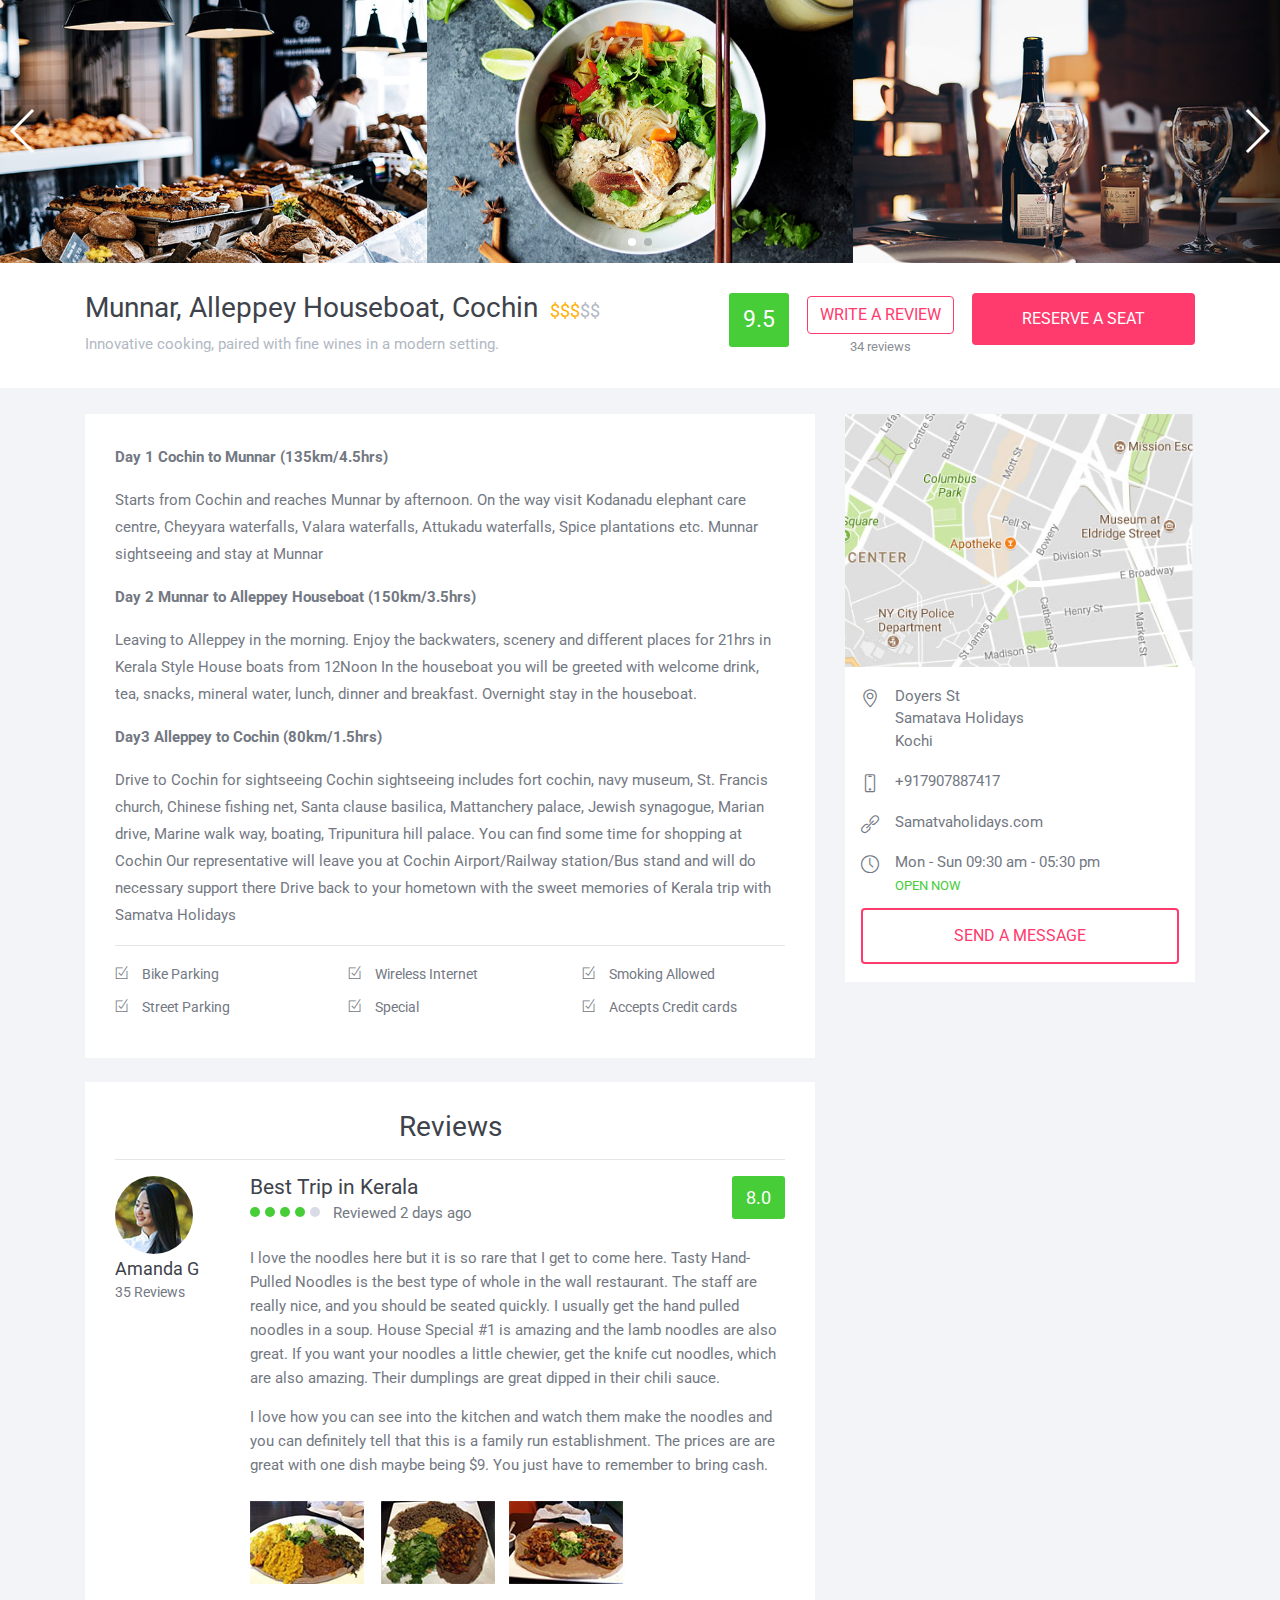
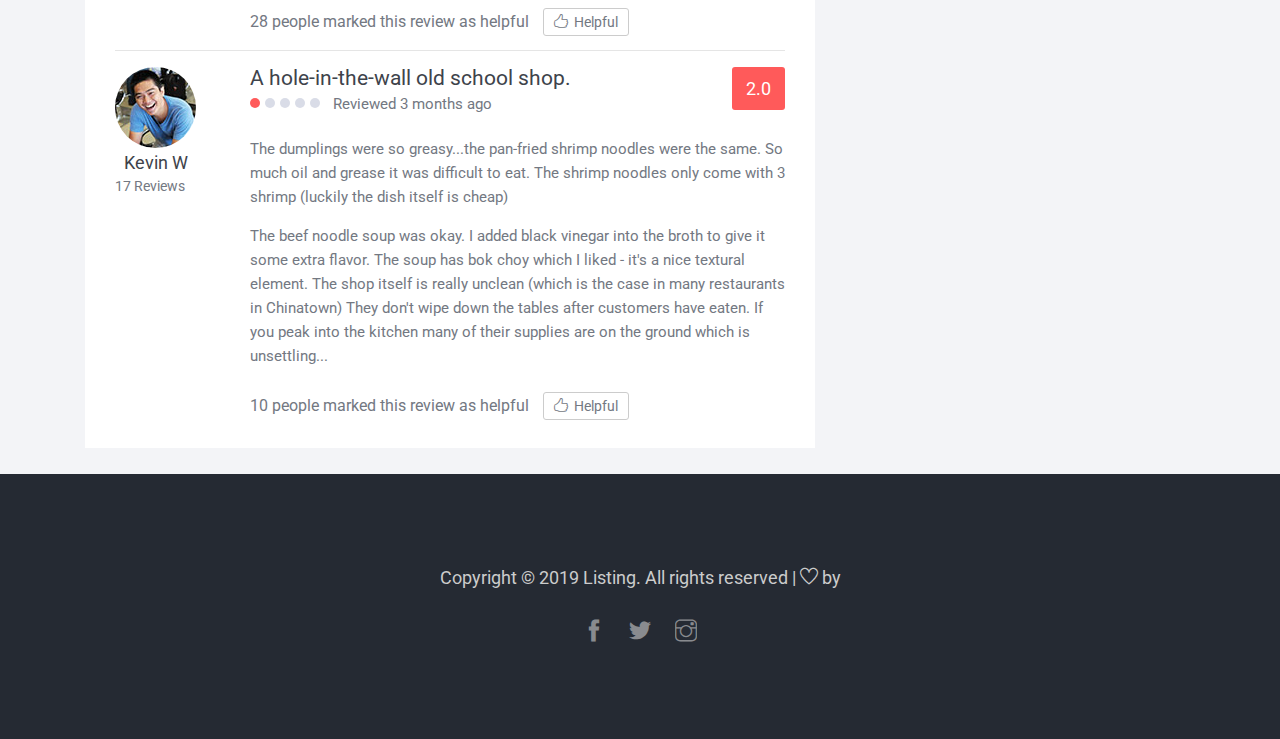
<file: detai3.html>
<!DOCTYPE html>
<html lang="en">

<head>
    <!-- Required meta tags -->
    <meta charset="utf-8">
    <meta http-equiv="X-UA-Compatible" content="IE=edge">
    <meta name="viewport" content="width=device-width, initial-scale=1, shrink-to-fit=no">
    <meta name="author" content="Colorlib">
    <meta name="description" content="#">
    <meta name="keywords" content="#">
    <!-- Favicons -->
    <link rel="shortcut icon" href="#">
    <!-- Page Title -->
    <title>Listing &amp; Details</title>
    <!-- Bootstrap CSS -->
    <link rel="stylesheet" href="css/bootstrap.min.css">
    <!-- Google Fonts -->
    <link href="https://fonts.googleapis.com/css?family=Roboto:300,400,400i,500,700,900" rel="stylesheet">
    <!-- Simple line Icon -->
    <link rel="stylesheet" href="css/simple-line-icons.css">
    <!-- Themify Icon -->
    <link rel="stylesheet" href="css/themify-icons.css">
    <!-- Hover Effects -->
    <link rel="stylesheet" href="css/set1.css">
    <!-- Swipper Slider -->
    <link rel="stylesheet" href="css/swiper.min.css">
    <!-- Magnific Popup CSS -->
    <link rel="stylesheet" href="css/magnific-popup.css">
    <!-- Main CSS -->
    <link rel="stylesheet" href="css/style.css">
</head>

<body>

    <div>
        <!-- Swiper -->
        <div class="swiper-container">
            <div class="swiper-wrapper">

                <div class="swiper-slide">
                    <a href="images/reserve-slide2.jpg" class="grid image-link">
                        <img src="images/reserve-slide2.jpg" class="img-fluid" alt="#">
                    </a>
                </div>
                <div class="swiper-slide">
                    <a href="images/reserve-slide1.jpg" class="grid image-link">
                        <img src="images/reserve-slide1.jpg" class="img-fluid" alt="#">
                    </a>
                </div>
                <div class="swiper-slide">
                    <a href="images/reserve-slide3.jpg" class="grid image-link">
                        <img src="images/reserve-slide3.jpg" class="img-fluid" alt="#">
                    </a>
                </div>
                <div class="swiper-slide">
                    <a href="images/reserve-slide1.jpg" class="grid image-link">
                        <img src="images/reserve-slide1.jpg" class="img-fluid" alt="#">
                    </a>
                </div>
                <div class="swiper-slide">
                    <a href="images/reserve-slide2.jpg" class="grid image-link">
                        <img src="images/reserve-slide2.jpg" class="img-fluid" alt="#">
                    </a>
                </div>
                <div class="swiper-slide">
                    <a href="images/reserve-slide3.jpg" class="grid image-link">
                        <img src="images/reserve-slide3.jpg" class="img-fluid" alt="#">
                    </a>
                </div>
            </div>
            <!-- Add Pagination -->
            <div class="swiper-pagination swiper-pagination-white"></div>
            <!-- Add Arrows -->
            <div class="swiper-button-next swiper-button-white"></div>
            <div class="swiper-button-prev swiper-button-white"></div>
        </div>
    </div>
    <!--//END BOOKING -->
    <!--============================= RESERVE A SEAT =============================-->
    <section class="reserve-block">
        <div class="container">
            <div class="row">
                <div class="col-md-6">
                    <h5>Munnar, Alleppey Houseboat, Cochin		 </h5>
                    <p><span>$$$</span>$$</p>
                    <p class="reserve-description">Innovative cooking, paired with fine wines in a modern setting.</p>
                </div>
                <div class="col-md-6">
                    <div class="reserve-seat-block">
                        <div class="reserve-rating">
                            <span>9.5</span>
                        </div>
                        <div class="review-btn">
                            <a href="#" class="btn btn-outline-danger">WRITE A REVIEW</a>
                            <span>34 reviews</span>
                        </div>
                        <div class="reserve-btn">
                            <div class="featured-btn-wrap">
                                <a href="#" class="btn btn-danger">RESERVE A SEAT</a>
                            </div>
                        </div>
                    </div>
                </div>
            </div>
        </div>
    </section>
    <!--//END RESERVE A SEAT -->
    <!--============================= BOOKING DETAILS =============================-->
    <section class="light-bg booking-details_wrap">
        <div class="container">
            <div class="row">
                <div class="col-md-8 responsive-wrap">
                    <div class="booking-checkbox_wrap">
                        <div class="booking-checkbox">
                            <p><b>Day 1	Cochin to Munnar   (135km/4.5hrs)
                            </p></b>
                            <p>Starts from Cochin and reaches Munnar by afternoon. On the way visit Kodanadu elephant care centre, Cheyyara waterfalls, Valara waterfalls, Attukadu waterfalls, Spice plantations etc.
                                Munnar sightseeing and stay at Munnar</p>


                            <p><b>Day 2	Munnar to Alleppey Houseboat (150km/3.5hrs)


                            </p></b>

                            <p>Leaving to Alleppey in the morning.
                                Enjoy the backwaters, scenery and different places for 21hrs in Kerala Style House boats from 12Noon
                                In the houseboat you will be greeted with welcome drink, tea, snacks, mineral water, lunch, dinner and breakfast.
                                Overnight stay in the houseboat.</p>
                                    <p><b>Day3 Alleppey to Cochin    (80km/1.5hrs)


                                    </p></b>
                                    <p>Drive to Cochin for sightseeing
                                        Cochin sightseeing includes fort cochin, navy museum, St. Francis church, Chinese fishing net, Santa clause basilica, Mattanchery palace, Jewish synagogue, Marian drive, Marine walk way, boating, Tripunitura hill palace. You can find some time for shopping at Cochin
                                        Our representative will leave you at Cochin Airport/Railway station/Bus stand and will do necessary support there
                                        Drive back to your hometown with the sweet memories of Kerala trip with Samatva Holidays</p>
                            <hr>
                        </div>
                        <div class="row">
                            <div class="col-md-4">
                                <label class="custom-checkbox">
                        <span class="ti-check-box"></span>
                        <span class="custom-control-description">Bike Parking</span>
                      </label> </div>
                            <div class="col-md-4">
                                <label class="custom-checkbox">
                       <span class="ti-check-box"></span>
                       <span class="custom-control-description">Wireless Internet  </span>
                     </label>
                            </div>
                            <div class="col-md-4">
                                <label class="custom-checkbox">
                     <span class="ti-check-box"></span>
                     <span class="custom-control-description">Smoking Allowed  </span>
                   </label> </div>
                            <div class="col-md-4">
                                <label class="custom-checkbox">
                    <span class="ti-check-box"></span>
                    <span class="custom-control-description">Street Parking</span>
                  </label>
                            </div>
                            <div class="col-md-4">
                                <label class="custom-checkbox">
                   <span class="ti-check-box"></span>
                   <span class="custom-control-description">Special</span>
                 </label> </div>
                            <div class="col-md-4">
                                <label class="custom-checkbox">
                  <span class="ti-check-box"></span>
                  <span class="custom-control-description">Accepts Credit cards</span>
                </label>
                            </div>
                        </div>
                    </div>
                    <div class="booking-checkbox_wrap mt-4">
                        <h5>Reviews</h5>
                        <hr>
                        <div class="customer-review_wrap">
                            <div class="customer-img">
                                <img src="images/customer-img1.jpg" class="img-fluid" alt="#">
                                <p>Amanda G</p>
                                <span>35 Reviews</span>
                            </div>
                            <div class="customer-content-wrap">
                                <div class="customer-content">
                                    <div class="customer-review">
                                        <h6>Best Trip in Kerala </h6>
                                        <span></span>
                                        <span></span>
                                        <span></span>
                                        <span></span>
                                        <span class="round-icon-blank"></span>
                                        <p>Reviewed 2 days ago</p>
                                    </div>
                                    <div class="customer-rating">8.0</div>
                                </div>
                                <p class="customer-text">I love the noodles here but it is so rare that I get to come here. Tasty Hand-Pulled Noodles is the best type of whole in the wall restaurant. The staff are really nice, and you should be seated quickly. I usually get the
                                    hand pulled noodles in a soup. House Special #1 is amazing and the lamb noodles are also great. If you want your noodles a little chewier, get the knife cut noodles, which are also amazing. Their dumplings are great
                                    dipped in their chili sauce.
                                </p>
                                <p class="customer-text">I love how you can see into the kitchen and watch them make the noodles and you can definitely tell that this is a family run establishment. The prices are are great with one dish maybe being $9. You just have to remember
                                    to bring cash.
                                </p>
                                <ul>
                                    <li><img src="images/review-img1.jpg" class="img-fluid" alt="#"></li>
                                    <li><img src="images/review-img2.jpg" class="img-fluid" alt="#"></li>
                                    <li><img src="images/review-img3.jpg" class="img-fluid" alt="#"></li>
                                </ul>
                                <span>28 people marked this review as helpful</span>
                                <a href="#"><span class="icon-like"></span>Helpful</a>
                            </div>
                        </div>
                        <hr>
                        <div class="customer-review_wrap">
                            <div class="customer-img">
                                <img src="images/customer-img2.jpg" class="img-fluid" alt="#">
                                <p>Kevin W</p>
                                <span>17 Reviews</span>
                            </div>
                            <div class="customer-content-wrap">
                                <div class="customer-content">
                                    <div class="customer-review">
                                        <h6>A hole-in-the-wall old school shop.</h6>
                                        <span class="customer-rating-red"></span>
                                        <span class="round-icon-blank"></span>
                                        <span class="round-icon-blank"></span>
                                        <span class="round-icon-blank"></span>
                                        <span class="round-icon-blank"></span>
                                        <p>Reviewed 3 months ago</p>
                                    </div>
                                    <div class="customer-rating customer-rating-red">2.0</div>
                                </div>
                                <p class="customer-text">The dumplings were so greasy...the pan-fried shrimp noodles were the same. So much oil and grease it was difficult to eat. The shrimp noodles only come with 3 shrimp (luckily the dish itself is cheap) </p>
                                <p class="customer-text">The beef noodle soup was okay. I added black vinegar into the broth to give it some extra flavor. The soup has bok choy which I liked - it's a nice textural element. The shop itself is really unclean (which is the case
                                    in many restaurants in Chinatown) They don't wipe down the tables after customers have eaten. If you peak into the kitchen many of their supplies are on the ground which is unsettling... </p>
                                <span>10 people marked this review as helpful</span>
                                <a href="#"><span class="icon-like"></span>Helpful</a>
                            </div>
                        </div>
                    </div>
                </div>
                <div class="col-md-4 responsive-wrap">
                    <div class="contact-info">
                        <img src="images/map.jpg" class="img-fluid" alt="#">
                        <div class="address">
                            <span class="icon-location-pin"></span>
                            <p> Doyers St<br>Samatava Holidays <br> Kochi</p>
                        </div>
                        <div class="address">
                            <span class="icon-screen-smartphone"></span>
                            <p> +917907887417</p>
                        </div>
                        <div class="address">
                            <span class="icon-link"></span>
                            <p>Samatvaholidays.com</p>
                        </div>
                        <div class="address">
                            <span class="icon-clock"></span>
                            <p>Mon - Sun 09:30 am - 05:30 pm <br>
                                <span class="open-now">OPEN NOW</span></p>
                        </div>
                        <a href="#" class="btn btn-outline-danger btn-contact">SEND A MESSAGE</a>
                    </div>

    </section>
    <!--//END BOOKING DETAILS -->
    <!--============================= FOOTER =============================-->
    <footer class="main-block dark-bg">
        <div class="container">
            <div class="row">
                <div class="col-md-12">
                    <div class="copyright">
                        <!-- Link back to Colorlib can't be removed. Template is licensed under CC BY 3.0. -->
                        <p>Copyright &copy; 2019 Listing. All rights reserved |  <i class="ti-heart" aria-hidden="true"></i> by <a href="#" target="_blank"></a></p>
                        <!-- Link back to Colorlib can't be removed. Template is licensed under CC BY 3.0. -->
                        <ul>
                            <li><a href="#"><span class="ti-facebook"></span></a></li>
                            <li><a href="#"><span class="ti-twitter-alt"></span></a></li>
                            <li><a href="#"><span class="ti-instagram"></span></a></li>
                        </ul>
                    </div>
                </div>
            </div>
        </div>
    </footer>
    <!--//END FOOTER -->




    <!-- jQuery, Bootstrap JS. -->
    <!-- jQuery first, then Popper.js, then Bootstrap JS -->
    <script src="js/jquery-3.2.1.min.js"></script>
    <script src="js/popper.min.js"></script>
    <script src="js/bootstrap.min.js"></script>
    <!-- Magnific popup JS -->
    <script src="js/jquery.magnific-popup.js"></script>
    <!-- Swipper Slider JS -->
    <script src="js/swiper.min.js"></script>
    <script>
        var swiper = new Swiper('.swiper-container', {
            slidesPerView: 3,
            slidesPerGroup: 3,
            loop: true,
            loopFillGroupWithBlank: true,
            pagination: {
                el: '.swiper-pagination',
                clickable: true,
            },
            navigation: {
                nextEl: '.swiper-button-next',
                prevEl: '.swiper-button-prev',
            },
        });
    </script>
    <script>
        if ($('.image-link').length) {
            $('.image-link').magnificPopup({
                type: 'image',
                gallery: {
                    enabled: true
                }
            });
        }
        if ($('.image-link2').length) {
            $('.image-link2').magnificPopup({
                type: 'image',
                gallery: {
                    enabled: true
                }
            });
        }
    </script>
</body>

</html>
</file>
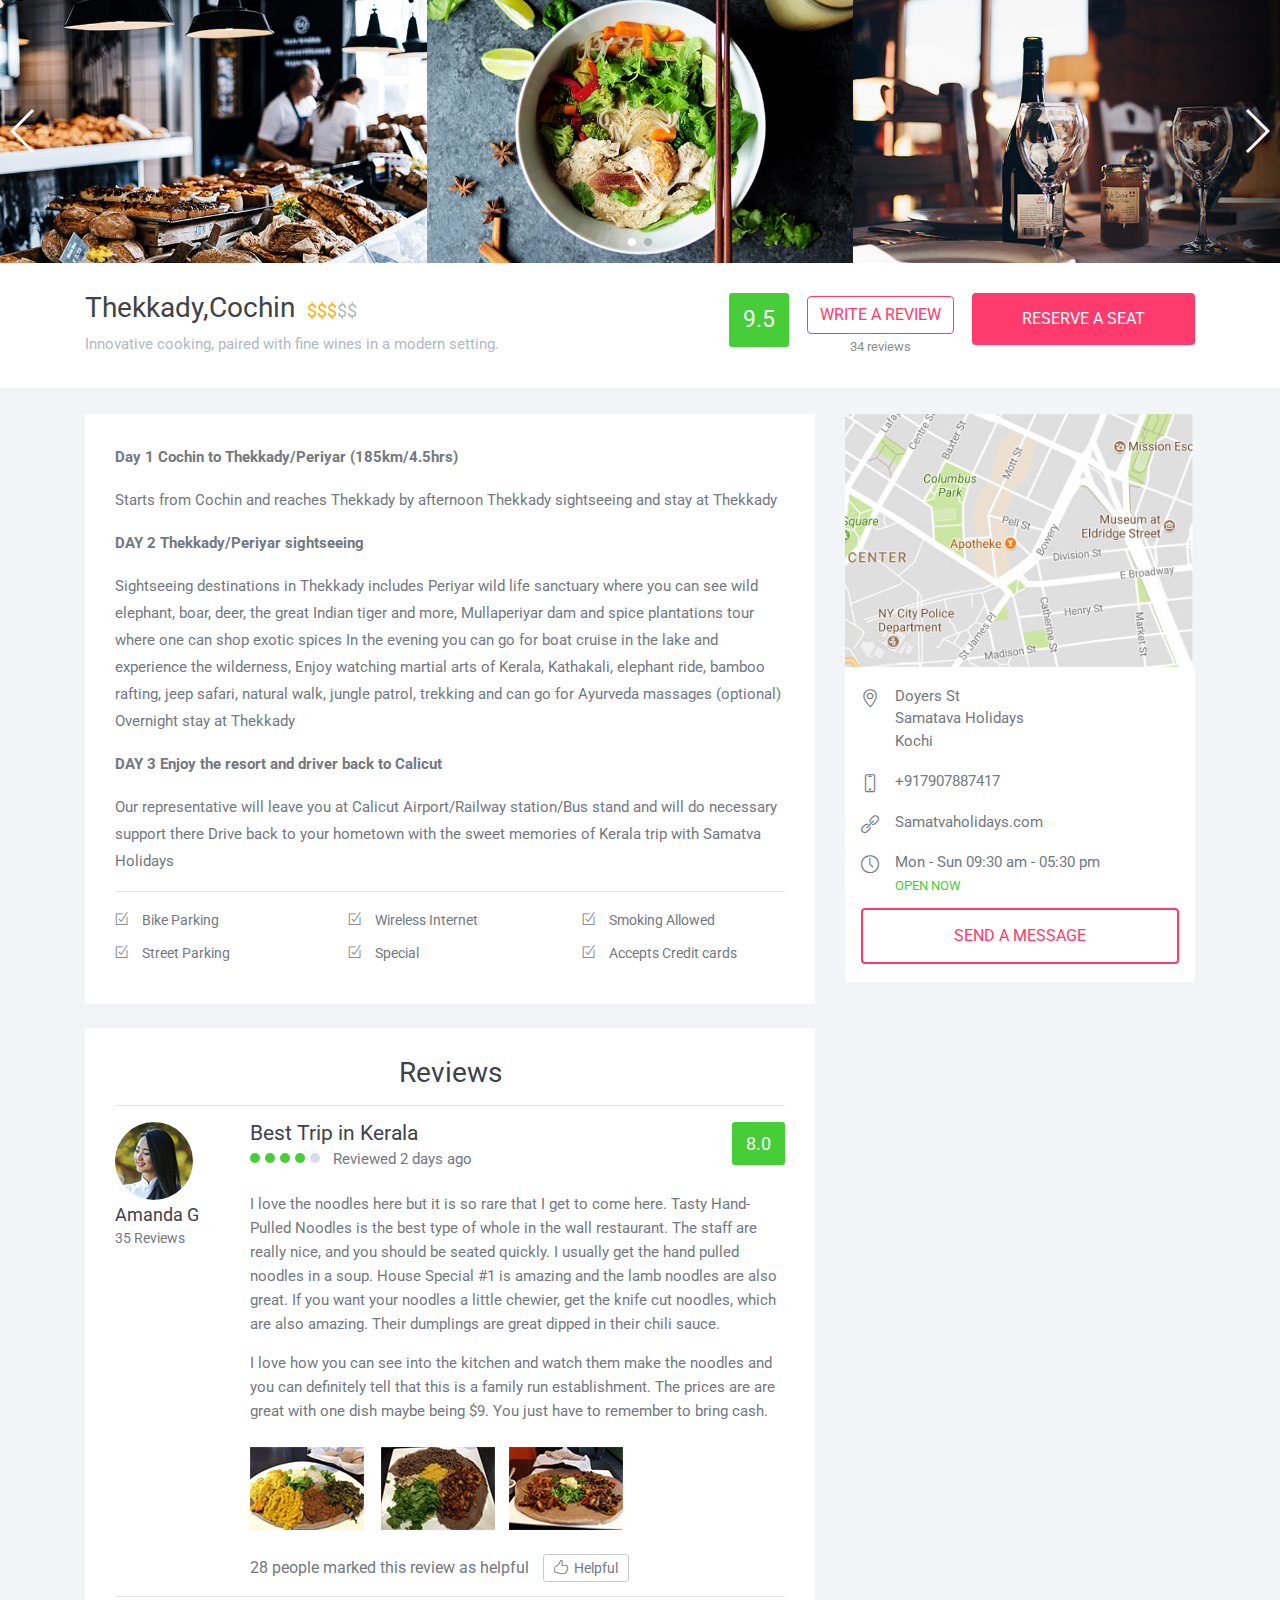
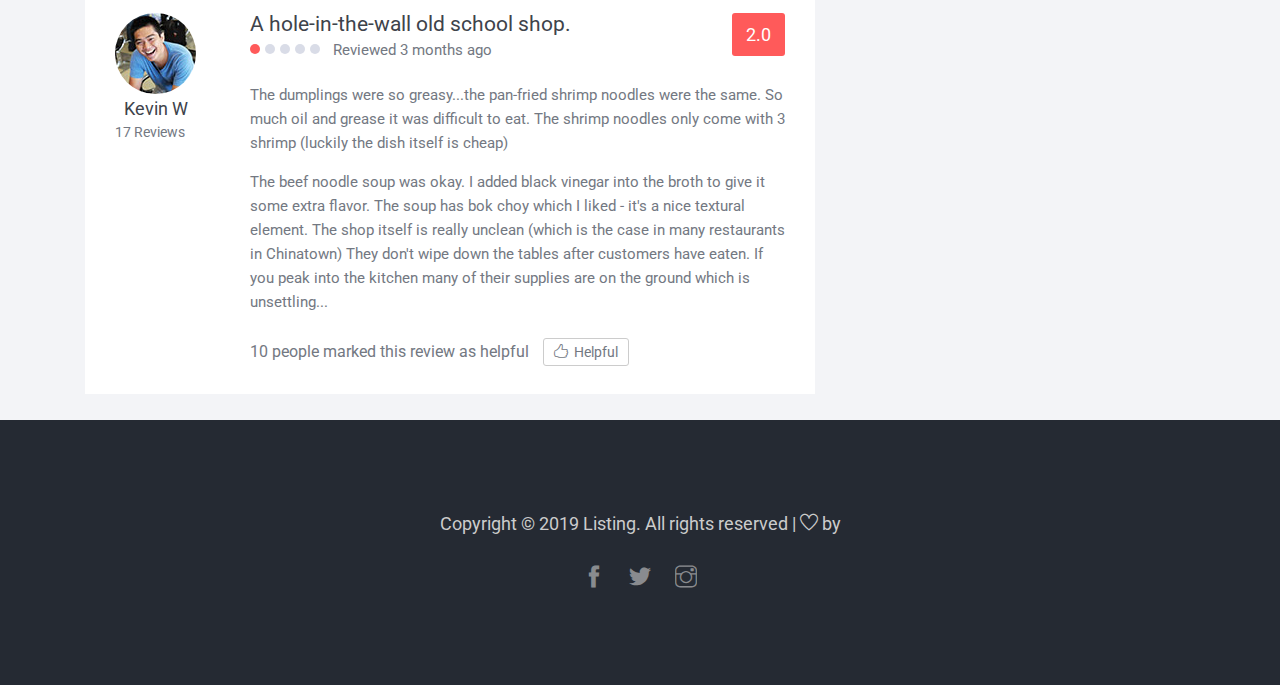
<file: detai4.html>
<!DOCTYPE html>
<html lang="en">

<head>
    <!-- Required meta tags -->
    <meta charset="utf-8">
    <meta http-equiv="X-UA-Compatible" content="IE=edge">
    <meta name="viewport" content="width=device-width, initial-scale=1, shrink-to-fit=no">
    <meta name="author" content="Colorlib">
    <meta name="description" content="#">
    <meta name="keywords" content="#">
    <!-- Favicons -->
    <link rel="shortcut icon" href="#">
    <!-- Page Title -->
    <title>Listing &amp; Details</title>
    <!-- Bootstrap CSS -->
    <link rel="stylesheet" href="css/bootstrap.min.css">
    <!-- Google Fonts -->
    <link href="https://fonts.googleapis.com/css?family=Roboto:300,400,400i,500,700,900" rel="stylesheet">
    <!-- Simple line Icon -->
    <link rel="stylesheet" href="css/simple-line-icons.css">
    <!-- Themify Icon -->
    <link rel="stylesheet" href="css/themify-icons.css">
    <!-- Hover Effects -->
    <link rel="stylesheet" href="css/set1.css">
    <!-- Swipper Slider -->
    <link rel="stylesheet" href="css/swiper.min.css">
    <!-- Magnific Popup CSS -->
    <link rel="stylesheet" href="css/magnific-popup.css">
    <!-- Main CSS -->
    <link rel="stylesheet" href="css/style.css">
</head>

<body>

    <div>
        <!-- Swiper -->
        <div class="swiper-container">
            <div class="swiper-wrapper">

                <div class="swiper-slide">
                    <a href="images/reserve-slide2.jpg" class="grid image-link">
                        <img src="images/reserve-slide2.jpg" class="img-fluid" alt="#">
                    </a>
                </div>
                <div class="swiper-slide">
                    <a href="images/reserve-slide1.jpg" class="grid image-link">
                        <img src="images/reserve-slide1.jpg" class="img-fluid" alt="#">
                    </a>
                </div>
                <div class="swiper-slide">
                    <a href="images/reserve-slide3.jpg" class="grid image-link">
                        <img src="images/reserve-slide3.jpg" class="img-fluid" alt="#">
                    </a>
                </div>
                <div class="swiper-slide">
                    <a href="images/reserve-slide1.jpg" class="grid image-link">
                        <img src="images/reserve-slide1.jpg" class="img-fluid" alt="#">
                    </a>
                </div>
                <div class="swiper-slide">
                    <a href="images/reserve-slide2.jpg" class="grid image-link">
                        <img src="images/reserve-slide2.jpg" class="img-fluid" alt="#">
                    </a>
                </div>
                <div class="swiper-slide">
                    <a href="images/reserve-slide3.jpg" class="grid image-link">
                        <img src="images/reserve-slide3.jpg" class="img-fluid" alt="#">
                    </a>
                </div>
            </div>
            <!-- Add Pagination -->
            <div class="swiper-pagination swiper-pagination-white"></div>
            <!-- Add Arrows -->
            <div class="swiper-button-next swiper-button-white"></div>
            <div class="swiper-button-prev swiper-button-white"></div>
        </div>
    </div>
    <!--//END BOOKING -->
    <!--============================= RESERVE A SEAT =============================-->
    <section class="reserve-block">
        <div class="container">
            <div class="row">
                <div class="col-md-6">
                    <h5>Thekkady,Cochin			 </h5>
                    <p><span>$$$</span>$$</p>
                    <p class="reserve-description">Innovative cooking, paired with fine wines in a modern setting.</p>
                </div>
                <div class="col-md-6">
                    <div class="reserve-seat-block">
                        <div class="reserve-rating">
                            <span>9.5</span>
                        </div>
                        <div class="review-btn">
                            <a href="#" class="btn btn-outline-danger">WRITE A REVIEW</a>
                            <span>34 reviews</span>
                        </div>
                        <div class="reserve-btn">
                            <div class="featured-btn-wrap">
                                <a href="#" class="btn btn-danger">RESERVE A SEAT</a>
                            </div>
                        </div>
                    </div>
                </div>
            </div>
        </div>
    </section>
    <!--//END RESERVE A SEAT -->
    <!--============================= BOOKING DETAILS =============================-->
    <section class="light-bg booking-details_wrap">
        <div class="container">
            <div class="row">
                <div class="col-md-8 responsive-wrap">
                    <div class="booking-checkbox_wrap">
                        <div class="booking-checkbox">
                            <p><b>Day 1	Cochin to Thekkady/Periyar   (185km/4.5hrs)


                            </p></b>
                            <p>Starts from Cochin and reaches Thekkady by afternoon
                                Thekkady sightseeing and stay at Thekkady</p>


                            <p><b>DAY 2	Thekkady/Periyar sightseeing




                            </p></b>

                            <p>Sightseeing destinations in Thekkady includes Periyar wild life sanctuary where you can see wild elephant, boar, deer, the great Indian tiger and more, Mullaperiyar dam and spice plantations tour where one can shop exotic spices
                                In the evening you can go for boat cruise in the lake and experience the wilderness, Enjoy watching martial arts of Kerala, Kathakali, elephant ride, bamboo rafting, jeep safari, natural walk, jungle patrol, trekking and can go for Ayurveda massages (optional)
                                Overnight stay at Thekkady</p>


                                <p><b>DAY 3	Enjoy the resort and driver back to Calicut



                                    </p></b>
                                    <p>Our representative will leave you at Calicut Airport/Railway station/Bus stand and will do necessary support there
                                        Drive back to your hometown with the sweet memories of Kerala trip with Samatva Holidays</p>
                            <hr>
                        </div>
                        <div class="row">
                            <div class="col-md-4">
                                <label class="custom-checkbox">
                        <span class="ti-check-box"></span>
                        <span class="custom-control-description">Bike Parking</span>
                      </label> </div>
                            <div class="col-md-4">
                                <label class="custom-checkbox">
                       <span class="ti-check-box"></span>
                       <span class="custom-control-description">Wireless Internet  </span>
                     </label>
                            </div>
                            <div class="col-md-4">
                                <label class="custom-checkbox">
                     <span class="ti-check-box"></span>
                     <span class="custom-control-description">Smoking Allowed  </span>
                   </label> </div>
                            <div class="col-md-4">
                                <label class="custom-checkbox">
                    <span class="ti-check-box"></span>
                    <span class="custom-control-description">Street Parking</span>
                  </label>
                            </div>
                            <div class="col-md-4">
                                <label class="custom-checkbox">
                   <span class="ti-check-box"></span>
                   <span class="custom-control-description">Special</span>
                 </label> </div>
                            <div class="col-md-4">
                                <label class="custom-checkbox">
                  <span class="ti-check-box"></span>
                  <span class="custom-control-description">Accepts Credit cards</span>
                </label>
                            </div>
                        </div>
                    </div>
                    <div class="booking-checkbox_wrap mt-4">
                        <h5>Reviews</h5>
                        <hr>
                        <div class="customer-review_wrap">
                            <div class="customer-img">
                                <img src="images/customer-img1.jpg" class="img-fluid" alt="#">
                                <p>Amanda G</p>
                                <span>35 Reviews</span>
                            </div>
                            <div class="customer-content-wrap">
                                <div class="customer-content">
                                    <div class="customer-review">
                                        <h6>Best Trip in Kerala </h6>
                                        <span></span>
                                        <span></span>
                                        <span></span>
                                        <span></span>
                                        <span class="round-icon-blank"></span>
                                        <p>Reviewed 2 days ago</p>
                                    </div>
                                    <div class="customer-rating">8.0</div>
                                </div>
                                <p class="customer-text">I love the noodles here but it is so rare that I get to come here. Tasty Hand-Pulled Noodles is the best type of whole in the wall restaurant. The staff are really nice, and you should be seated quickly. I usually get the
                                    hand pulled noodles in a soup. House Special #1 is amazing and the lamb noodles are also great. If you want your noodles a little chewier, get the knife cut noodles, which are also amazing. Their dumplings are great
                                    dipped in their chili sauce.
                                </p>
                                <p class="customer-text">I love how you can see into the kitchen and watch them make the noodles and you can definitely tell that this is a family run establishment. The prices are are great with one dish maybe being $9. You just have to remember
                                    to bring cash.
                                </p>
                                <ul>
                                    <li><img src="images/review-img1.jpg" class="img-fluid" alt="#"></li>
                                    <li><img src="images/review-img2.jpg" class="img-fluid" alt="#"></li>
                                    <li><img src="images/review-img3.jpg" class="img-fluid" alt="#"></li>
                                </ul>
                                <span>28 people marked this review as helpful</span>
                                <a href="#"><span class="icon-like"></span>Helpful</a>
                            </div>
                        </div>
                        <hr>
                        <div class="customer-review_wrap">
                            <div class="customer-img">
                                <img src="images/customer-img2.jpg" class="img-fluid" alt="#">
                                <p>Kevin W</p>
                                <span>17 Reviews</span>
                            </div>
                            <div class="customer-content-wrap">
                                <div class="customer-content">
                                    <div class="customer-review">
                                        <h6>A hole-in-the-wall old school shop.</h6>
                                        <span class="customer-rating-red"></span>
                                        <span class="round-icon-blank"></span>
                                        <span class="round-icon-blank"></span>
                                        <span class="round-icon-blank"></span>
                                        <span class="round-icon-blank"></span>
                                        <p>Reviewed 3 months ago</p>
                                    </div>
                                    <div class="customer-rating customer-rating-red">2.0</div>
                                </div>
                                <p class="customer-text">The dumplings were so greasy...the pan-fried shrimp noodles were the same. So much oil and grease it was difficult to eat. The shrimp noodles only come with 3 shrimp (luckily the dish itself is cheap) </p>
                                <p class="customer-text">The beef noodle soup was okay. I added black vinegar into the broth to give it some extra flavor. The soup has bok choy which I liked - it's a nice textural element. The shop itself is really unclean (which is the case
                                    in many restaurants in Chinatown) They don't wipe down the tables after customers have eaten. If you peak into the kitchen many of their supplies are on the ground which is unsettling... </p>
                                <span>10 people marked this review as helpful</span>
                                <a href="#"><span class="icon-like"></span>Helpful</a>
                            </div>
                        </div>
                    </div>
                </div>
                <div class="col-md-4 responsive-wrap">
                    <div class="contact-info">
                        <img src="images/map.jpg" class="img-fluid" alt="#">
                        <div class="address">
                            <span class="icon-location-pin"></span>
                            <p> Doyers St<br>Samatava Holidays <br> Kochi</p>
                        </div>
                        <div class="address">
                            <span class="icon-screen-smartphone"></span>
                            <p> +917907887417</p>
                        </div>
                        <div class="address">
                            <span class="icon-link"></span>
                            <p>Samatvaholidays.com</p>
                        </div>
                        <div class="address">
                            <span class="icon-clock"></span>
                            <p>Mon - Sun 09:30 am - 05:30 pm <br>
                                <span class="open-now">OPEN NOW</span></p>
                        </div>
                        <a href="#" class="btn btn-outline-danger btn-contact">SEND A MESSAGE</a>
                    </div>

    </section>
    <!--//END BOOKING DETAILS -->
    <!--============================= FOOTER =============================-->
    <footer class="main-block dark-bg">
        <div class="container">
            <div class="row">
                <div class="col-md-12">
                    <div class="copyright">
                        <!-- Link back to Colorlib can't be removed. Template is licensed under CC BY 3.0. -->
                        <p>Copyright &copy; 2019 Listing. All rights reserved |  <i class="ti-heart" aria-hidden="true"></i> by <a href="#" target="_blank"></a></p>
                        <!-- Link back to Colorlib can't be removed. Template is licensed under CC BY 3.0. -->
                        <ul>
                            <li><a href="#"><span class="ti-facebook"></span></a></li>
                            <li><a href="#"><span class="ti-twitter-alt"></span></a></li>
                            <li><a href="#"><span class="ti-instagram"></span></a></li>
                        </ul>
                    </div>
                </div>
            </div>
        </div>
    </footer>
    <!--//END FOOTER -->




    <!-- jQuery, Bootstrap JS. -->
    <!-- jQuery first, then Popper.js, then Bootstrap JS -->
    <script src="js/jquery-3.2.1.min.js"></script>
    <script src="js/popper.min.js"></script>
    <script src="js/bootstrap.min.js"></script>
    <!-- Magnific popup JS -->
    <script src="js/jquery.magnific-popup.js"></script>
    <!-- Swipper Slider JS -->
    <script src="js/swiper.min.js"></script>
    <script>
        var swiper = new Swiper('.swiper-container', {
            slidesPerView: 3,
            slidesPerGroup: 3,
            loop: true,
            loopFillGroupWithBlank: true,
            pagination: {
                el: '.swiper-pagination',
                clickable: true,
            },
            navigation: {
                nextEl: '.swiper-button-next',
                prevEl: '.swiper-button-prev',
            },
        });
    </script>
    <script>
        if ($('.image-link').length) {
            $('.image-link').magnificPopup({
                type: 'image',
                gallery: {
                    enabled: true
                }
            });
        }
        if ($('.image-link2').length) {
            $('.image-link2').magnificPopup({
                type: 'image',
                gallery: {
                    enabled: true
                }
            });
        }
    </script>
</body>

</html>
</file>
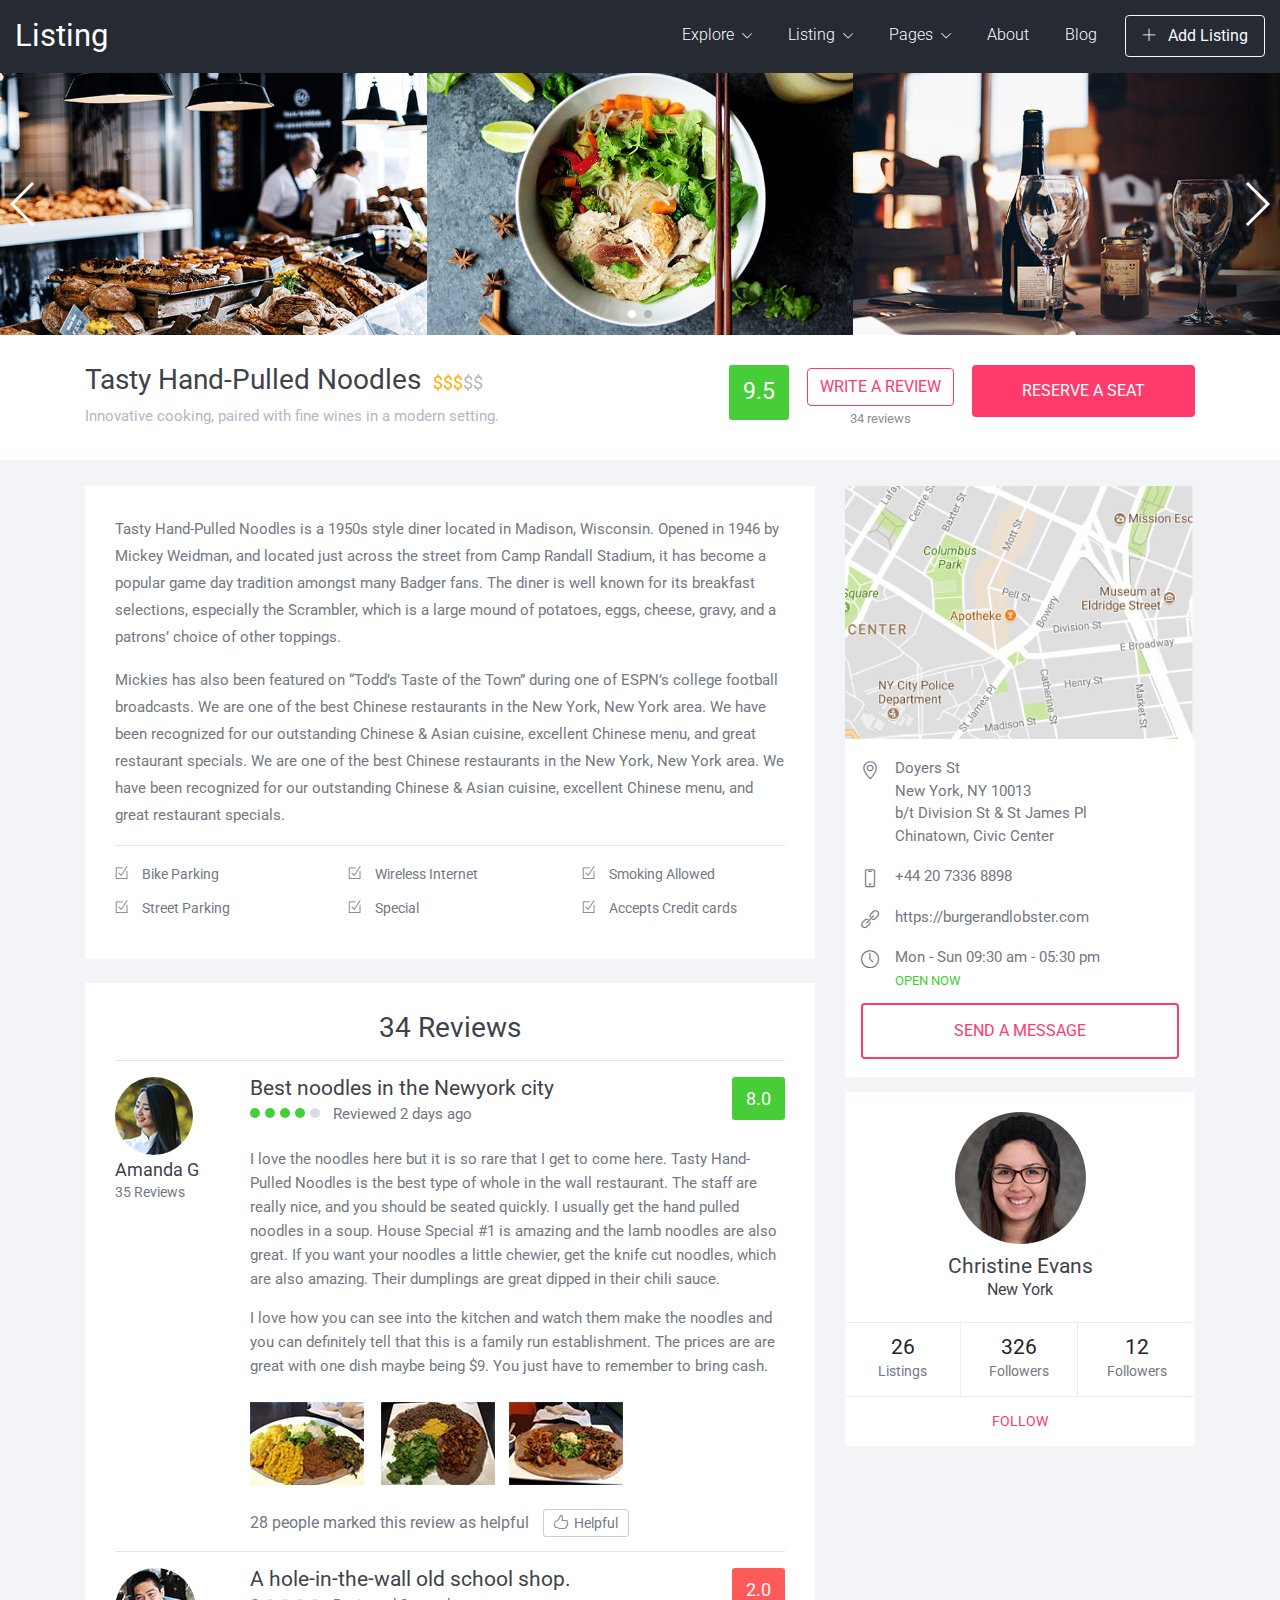
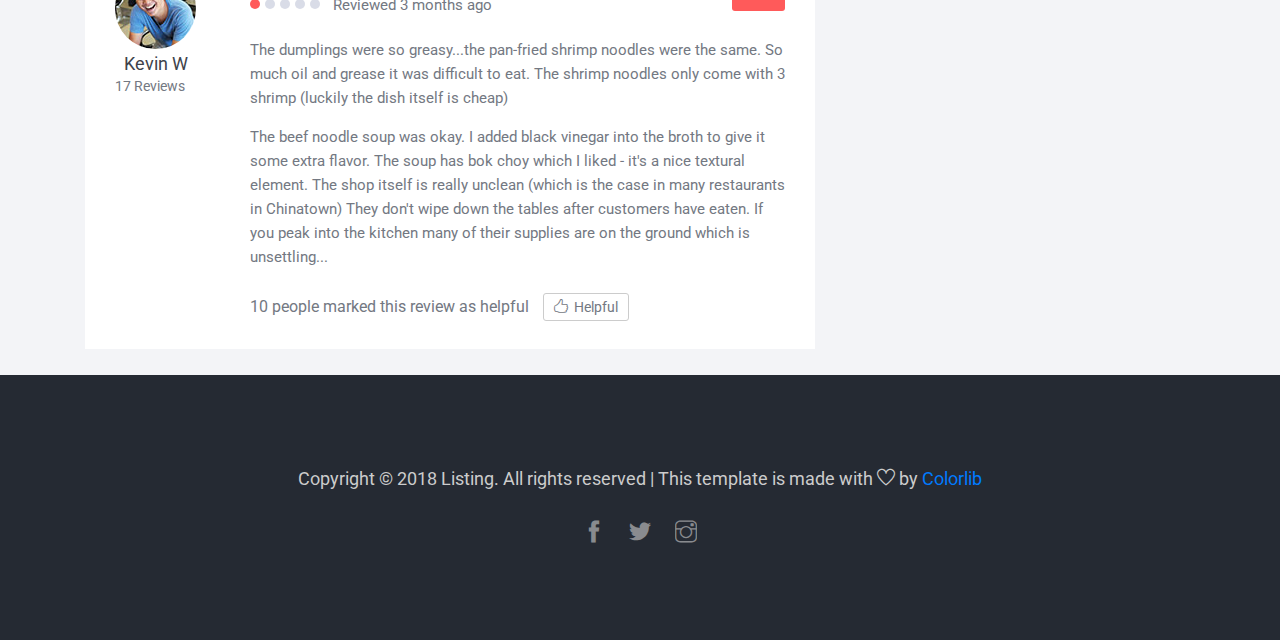
<file: detail.html>
<!DOCTYPE html>
<html lang="en">

<head>
    <!-- Required meta tags -->
    <meta charset="utf-8">
    <meta http-equiv="X-UA-Compatible" content="IE=edge">
    <meta name="viewport" content="width=device-width, initial-scale=1, shrink-to-fit=no">
    <meta name="author" content="Colorlib">
    <meta name="description" content="#">
    <meta name="keywords" content="#">
    <!-- Favicons -->
    <link rel="shortcut icon" href="#">
    <!-- Page Title -->
    <title>Listing &amp; Directory Website Template</title>
    <!-- Bootstrap CSS -->
    <link rel="stylesheet" href="css/bootstrap.min.css">
    <!-- Google Fonts -->
    <link href="https://fonts.googleapis.com/css?family=Roboto:300,400,400i,500,700,900" rel="stylesheet">
    <!-- Simple line Icon -->
    <link rel="stylesheet" href="css/simple-line-icons.css">
    <!-- Themify Icon -->
    <link rel="stylesheet" href="css/themify-icons.css">
    <!-- Hover Effects -->
    <link rel="stylesheet" href="css/set1.css">
    <!-- Swipper Slider -->
    <link rel="stylesheet" href="css/swiper.min.css">
    <!-- Magnific Popup CSS -->
    <link rel="stylesheet" href="css/magnific-popup.css">
    <!-- Main CSS -->
    <link rel="stylesheet" href="css/style.css">
</head>

<body>
    <!--============================= HEADER =============================-->
    <div class="dark-bg sticky-top">
        <div class="container-fluid">
            <div class="row">
                <div class="col-md-12">
                    <nav class="navbar navbar-expand-lg navbar-light">
                        <a class="navbar-brand" href="index.html">Listing</a>
                        <button class="navbar-toggler" type="button" data-toggle="collapse" data-target="#navbarNavDropdown" aria-controls="navbarNavDropdown" aria-expanded="false" aria-label="Toggle navigation">
              <span class="icon-menu"></span>
            </button>
                        <div class="collapse navbar-collapse justify-content-end" id="navbarNavDropdown">
                            <ul class="navbar-nav">
                                <li class="nav-item dropdown">
                                    <a class="nav-link" href="#" id="navbarDropdownMenuLink" data-toggle="dropdown" aria-haspopup="true" aria-expanded="false">
                   Explore
                   <span class="icon-arrow-down"></span>
                 </a>
                                    <div class="dropdown-menu" aria-labelledby="navbarDropdownMenuLink">
                                        <a class="dropdown-item" href="#">Action</a>
                                        <a class="dropdown-item" href="#">Another action</a>
                                        <a class="dropdown-item" href="#">Something else here</a>
                                    </div>
                                </li>
                                <li class="nav-item dropdown">
                                    <a class="nav-link" href="#" id="navbarDropdownMenuLink1" data-toggle="dropdown" aria-haspopup="true" aria-expanded="false">
                  Listing
                  <span class="icon-arrow-down"></span>
                </a>
                                    <div class="dropdown-menu" aria-labelledby="navbarDropdownMenuLink">
                                        <a class="dropdown-item" href="#">Action</a>
                                        <a class="dropdown-item" href="#">Another action</a>
                                        <a class="dropdown-item" href="#">Something else here</a>
                                    </div>
                                </li>
                                <li class="nav-item dropdown">
                                    <a class="nav-link" href="#" id="navbarDropdownMenuLink2" data-toggle="dropdown" aria-haspopup="true" aria-expanded="false">
                  Pages
                  <span class="icon-arrow-down"></span>
                </a>
                                    <div class="dropdown-menu" aria-labelledby="navbarDropdownMenuLink">
                                        <a class="dropdown-item" href="#">Action</a>
                                        <a class="dropdown-item" href="#">Another action</a>
                                        <a class="dropdown-item" href="#">Something else here</a>
                                    </div>
                                </li>
                                <li class="nav-item active">
                                    <a class="nav-link" href="#">About</a>
                                </li>
                                <li class="nav-item">
                                    <a class="nav-link" href="#">Blog</a>
                                </li>
                                <li><a href="#" class="btn btn-outline-light top-btn"><span class="ti-plus"></span> Add Listing</a></li>
                            </ul>
                        </div>
                    </nav>
                </div>
            </div>
        </div>
    </div>
    <!--//END HEADER -->
    <!--============================= BOOKING =============================-->
    <div>
        <!-- Swiper -->
        <div class="swiper-container">
            <div class="swiper-wrapper">

                <div class="swiper-slide">
                    <a href="images/reserve-slide2.jpg" class="grid image-link">
                        <img src="images/reserve-slide2.jpg" class="img-fluid" alt="#">
                    </a>
                </div>
                <div class="swiper-slide">
                    <a href="images/reserve-slide1.jpg" class="grid image-link">
                        <img src="images/reserve-slide1.jpg" class="img-fluid" alt="#">
                    </a>
                </div>
                <div class="swiper-slide">
                    <a href="images/reserve-slide3.jpg" class="grid image-link">
                        <img src="images/reserve-slide3.jpg" class="img-fluid" alt="#">
                    </a>
                </div>
                <div class="swiper-slide">
                    <a href="images/reserve-slide1.jpg" class="grid image-link">
                        <img src="images/reserve-slide1.jpg" class="img-fluid" alt="#">
                    </a>
                </div>
                <div class="swiper-slide">
                    <a href="images/reserve-slide2.jpg" class="grid image-link">
                        <img src="images/reserve-slide2.jpg" class="img-fluid" alt="#">
                    </a>
                </div>
                <div class="swiper-slide">
                    <a href="images/reserve-slide3.jpg" class="grid image-link">
                        <img src="images/reserve-slide3.jpg" class="img-fluid" alt="#">
                    </a>
                </div>
            </div>
            <!-- Add Pagination -->
            <div class="swiper-pagination swiper-pagination-white"></div>
            <!-- Add Arrows -->
            <div class="swiper-button-next swiper-button-white"></div>
            <div class="swiper-button-prev swiper-button-white"></div>
        </div>
    </div>
    <!--//END BOOKING -->
    <!--============================= RESERVE A SEAT =============================-->
    <section class="reserve-block">
        <div class="container">
            <div class="row">
                <div class="col-md-6">
                    <h5>Tasty Hand-Pulled Noodles</h5>
                    <p><span>$$$</span>$$</p>
                    <p class="reserve-description">Innovative cooking, paired with fine wines in a modern setting.</p>
                </div>
                <div class="col-md-6">
                    <div class="reserve-seat-block">
                        <div class="reserve-rating">
                            <span>9.5</span>
                        </div>
                        <div class="review-btn">
                            <a href="#" class="btn btn-outline-danger">WRITE A REVIEW</a>
                            <span>34 reviews</span>
                        </div>
                        <div class="reserve-btn">
                            <div class="featured-btn-wrap">
                                <a href="#" class="btn btn-danger">RESERVE A SEAT</a>
                            </div>
                        </div>
                    </div>
                </div>
            </div>
        </div>
    </section>
    <!--//END RESERVE A SEAT -->
    <!--============================= BOOKING DETAILS =============================-->
    <section class="light-bg booking-details_wrap">
        <div class="container">
            <div class="row">
                <div class="col-md-8 responsive-wrap">
                    <div class="booking-checkbox_wrap">
                        <div class="booking-checkbox">
                            <p>Tasty Hand-Pulled Noodles is a 1950s style diner located in Madison, Wisconsin. Opened in 1946 by Mickey Weidman, and located just across the street from Camp Randall Stadium, it has become a popular game day tradition amongst
                                many Badger fans. The diner is well known for its breakfast selections, especially the Scrambler, which is a large mound of potatoes, eggs, cheese, gravy, and a patrons’ choice of other toppings.</p>
                            <p>Mickies has also been featured on “Todd’s Taste of the Town” during one of ESPN’s college football broadcasts. We are one of the best Chinese restaurants in the New York, New York area. We have been recognized for our outstanding
                                Chinese & Asian cuisine, excellent Chinese menu, and great restaurant specials. We are one of the best Chinese restaurants in the New York, New York area. We have been recognized for our outstanding Chinese & Asian cuisine,
                                excellent Chinese menu, and great restaurant specials.</p>
                            <hr>
                        </div>
                        <div class="row">
                            <div class="col-md-4">
                                <label class="custom-checkbox">
                        <span class="ti-check-box"></span>
                        <span class="custom-control-description">Bike Parking</span>
                      </label> </div>
                            <div class="col-md-4">
                                <label class="custom-checkbox">
                       <span class="ti-check-box"></span>
                       <span class="custom-control-description">Wireless Internet  </span>
                     </label>
                            </div>
                            <div class="col-md-4">
                                <label class="custom-checkbox">
                     <span class="ti-check-box"></span>
                     <span class="custom-control-description">Smoking Allowed  </span>
                   </label> </div>
                            <div class="col-md-4">
                                <label class="custom-checkbox">
                    <span class="ti-check-box"></span>
                    <span class="custom-control-description">Street Parking</span>
                  </label>
                            </div>
                            <div class="col-md-4">
                                <label class="custom-checkbox">
                   <span class="ti-check-box"></span>
                   <span class="custom-control-description">Special</span>
                 </label> </div>
                            <div class="col-md-4">
                                <label class="custom-checkbox">
                  <span class="ti-check-box"></span>
                  <span class="custom-control-description">Accepts Credit cards</span>
                </label>
                            </div>
                        </div>
                    </div>
                    <div class="booking-checkbox_wrap mt-4">
                        <h5>34 Reviews</h5>
                        <hr>
                        <div class="customer-review_wrap">
                            <div class="customer-img">
                                <img src="images/customer-img1.jpg" class="img-fluid" alt="#">
                                <p>Amanda G</p>
                                <span>35 Reviews</span>
                            </div>
                            <div class="customer-content-wrap">
                                <div class="customer-content">
                                    <div class="customer-review">
                                        <h6>Best noodles in the Newyork city</h6>
                                        <span></span>
                                        <span></span>
                                        <span></span>
                                        <span></span>
                                        <span class="round-icon-blank"></span>
                                        <p>Reviewed 2 days ago</p>
                                    </div>
                                    <div class="customer-rating">8.0</div>
                                </div>
                                <p class="customer-text">I love the noodles here but it is so rare that I get to come here. Tasty Hand-Pulled Noodles is the best type of whole in the wall restaurant. The staff are really nice, and you should be seated quickly. I usually get the
                                    hand pulled noodles in a soup. House Special #1 is amazing and the lamb noodles are also great. If you want your noodles a little chewier, get the knife cut noodles, which are also amazing. Their dumplings are great
                                    dipped in their chili sauce.
                                </p>
                                <p class="customer-text">I love how you can see into the kitchen and watch them make the noodles and you can definitely tell that this is a family run establishment. The prices are are great with one dish maybe being $9. You just have to remember
                                    to bring cash.
                                </p>
                                <ul>
                                    <li><img src="images/review-img1.jpg" class="img-fluid" alt="#"></li>
                                    <li><img src="images/review-img2.jpg" class="img-fluid" alt="#"></li>
                                    <li><img src="images/review-img3.jpg" class="img-fluid" alt="#"></li>
                                </ul>
                                <span>28 people marked this review as helpful</span>
                                <a href="#"><span class="icon-like"></span>Helpful</a>
                            </div>
                        </div>
                        <hr>
                        <div class="customer-review_wrap">
                            <div class="customer-img">
                                <img src="images/customer-img2.jpg" class="img-fluid" alt="#">
                                <p>Kevin W</p>
                                <span>17 Reviews</span>
                            </div>
                            <div class="customer-content-wrap">
                                <div class="customer-content">
                                    <div class="customer-review">
                                        <h6>A hole-in-the-wall old school shop.</h6>
                                        <span class="customer-rating-red"></span>
                                        <span class="round-icon-blank"></span>
                                        <span class="round-icon-blank"></span>
                                        <span class="round-icon-blank"></span>
                                        <span class="round-icon-blank"></span>
                                        <p>Reviewed 3 months ago</p>
                                    </div>
                                    <div class="customer-rating customer-rating-red">2.0</div>
                                </div>
                                <p class="customer-text">The dumplings were so greasy...the pan-fried shrimp noodles were the same. So much oil and grease it was difficult to eat. The shrimp noodles only come with 3 shrimp (luckily the dish itself is cheap) </p>
                                <p class="customer-text">The beef noodle soup was okay. I added black vinegar into the broth to give it some extra flavor. The soup has bok choy which I liked - it's a nice textural element. The shop itself is really unclean (which is the case
                                    in many restaurants in Chinatown) They don't wipe down the tables after customers have eaten. If you peak into the kitchen many of their supplies are on the ground which is unsettling... </p>
                                <span>10 people marked this review as helpful</span>
                                <a href="#"><span class="icon-like"></span>Helpful</a>
                            </div>
                        </div>
                    </div>
                </div>
                <div class="col-md-4 responsive-wrap">
                    <div class="contact-info">
                        <img src="images/map.jpg" class="img-fluid" alt="#">
                        <div class="address">
                            <span class="icon-location-pin"></span>
                            <p> Doyers St<br> New York, NY 10013<br> b/t Division St & St James Pl <br> Chinatown, Civic Center</p>
                        </div>
                        <div class="address">
                            <span class="icon-screen-smartphone"></span>
                            <p> +44 20 7336 8898</p>
                        </div>
                        <div class="address">
                            <span class="icon-link"></span>
                            <p>https://burgerandlobster.com</p>
                        </div>
                        <div class="address">
                            <span class="icon-clock"></span>
                            <p>Mon - Sun 09:30 am - 05:30 pm <br>
                                <span class="open-now">OPEN NOW</span></p>
                        </div>
                        <a href="#" class="btn btn-outline-danger btn-contact">SEND A MESSAGE</a>
                    </div>
                    <div class="follow">
                        <div class="follow-img">
                            <img src="images/follow-img.jpg" class="img-fluid" alt="#">
                            <h6>Christine Evans</h6>
                            <span>New York</span>
                        </div>
                        <ul class="social-counts">
                            <li>
                                <h6>26</h6>
                                <span>Listings</span>
                            </li>
                            <li>
                                <h6>326</h6>
                                <span>Followers</span>
                            </li>
                            <li>
                                <h6>12</h6>
                                <span>Followers</span>
                            </li>
                        </ul>
                        <a href="#">FOLLOW</a>
                    </div>
                </div>
            </div>
        </div>
    </section>
    <!--//END BOOKING DETAILS -->
    <!--============================= FOOTER =============================-->
    <footer class="main-block dark-bg">
        <div class="container">
            <div class="row">
                <div class="col-md-12">
                    <div class="copyright">
                        <!-- Link back to Colorlib can't be removed. Template is licensed under CC BY 3.0. -->
                        <p>Copyright &copy; 2018 Listing. All rights reserved | This template is made with <i class="ti-heart" aria-hidden="true"></i> by <a href="https://colorlib.com" target="_blank">Colorlib</a></p>
                        <!-- Link back to Colorlib can't be removed. Template is licensed under CC BY 3.0. -->
                        <ul>
                            <li><a href="#"><span class="ti-facebook"></span></a></li>
                            <li><a href="#"><span class="ti-twitter-alt"></span></a></li>
                            <li><a href="#"><span class="ti-instagram"></span></a></li>
                        </ul>
                    </div>
                </div>
            </div>
        </div>
    </footer>
    <!--//END FOOTER -->




    <!-- jQuery, Bootstrap JS. -->
    <!-- jQuery first, then Popper.js, then Bootstrap JS -->
    <script src="js/jquery-3.2.1.min.js"></script>
    <script src="js/popper.min.js"></script>
    <script src="js/bootstrap.min.js"></script>
    <!-- Magnific popup JS -->
    <script src="js/jquery.magnific-popup.js"></script>
    <!-- Swipper Slider JS -->
    <script src="js/swiper.min.js"></script>
    <script>
        var swiper = new Swiper('.swiper-container', {
            slidesPerView: 3,
            slidesPerGroup: 3,
            loop: true,
            loopFillGroupWithBlank: true,
            pagination: {
                el: '.swiper-pagination',
                clickable: true,
            },
            navigation: {
                nextEl: '.swiper-button-next',
                prevEl: '.swiper-button-prev',
            },
        });
    </script>
    <script>
        if ($('.image-link').length) {
            $('.image-link').magnificPopup({
                type: 'image',
                gallery: {
                    enabled: true
                }
            });
        }
        if ($('.image-link2').length) {
            $('.image-link2').magnificPopup({
                type: 'image',
                gallery: {
                    enabled: true
                }
            });
        }
    </script>
</body>

</html>
</file>
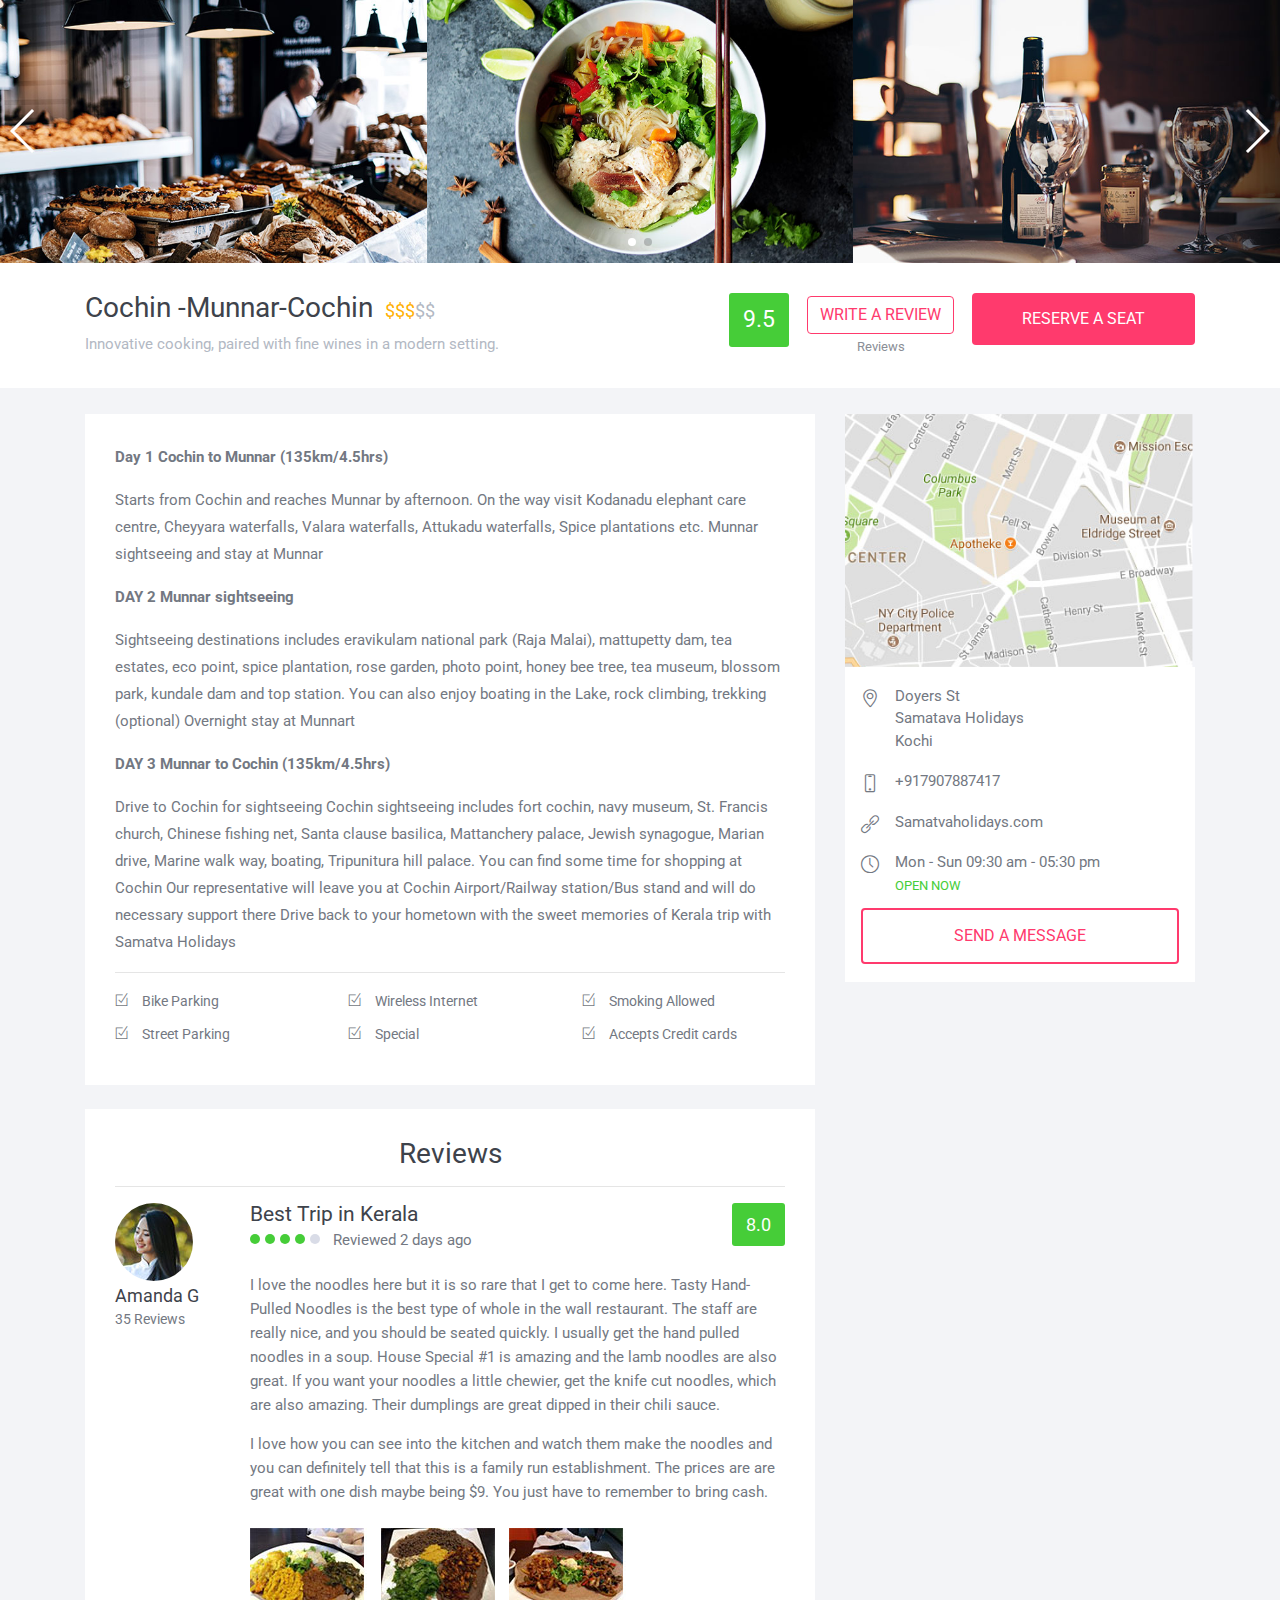
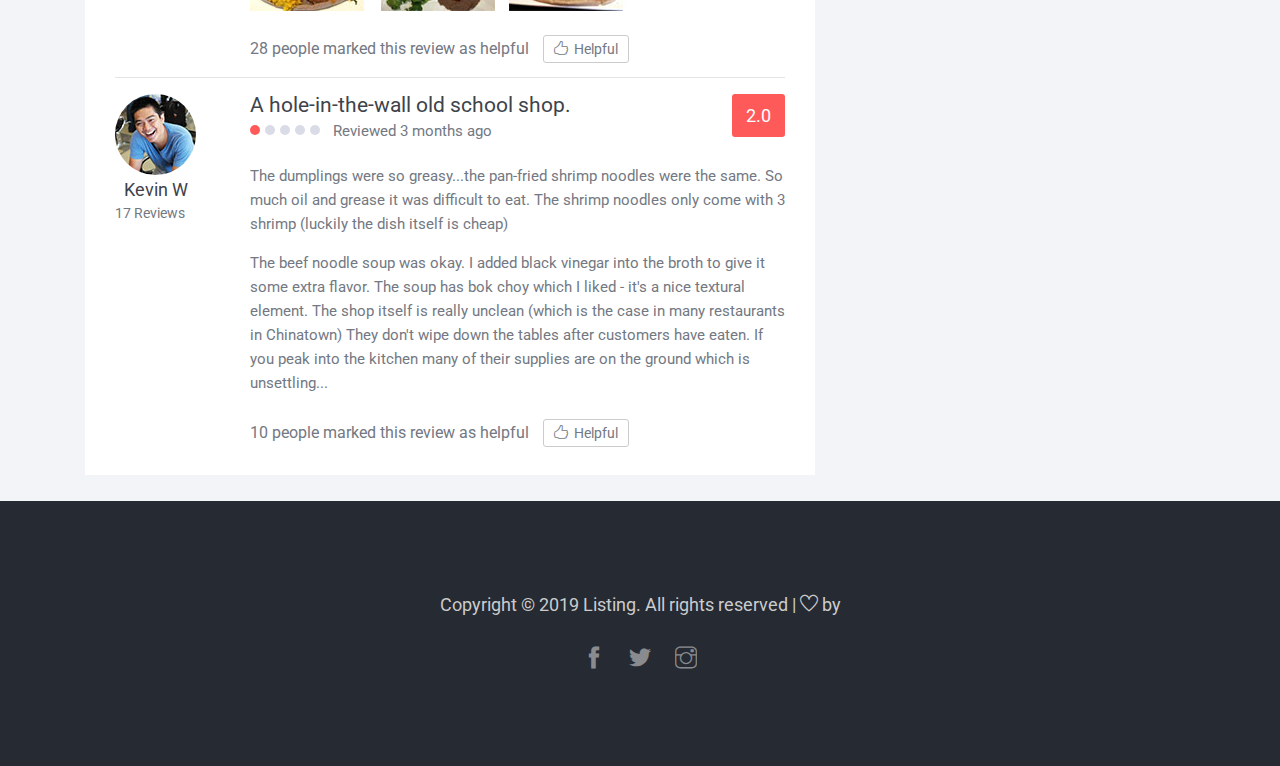
<file: detail1.html>
<!DOCTYPE html>
<html lang="en">

<head>
    <!-- Required meta tags -->
    <meta charset="utf-8">
    <meta http-equiv="X-UA-Compatible" content="IE=edge">
    <meta name="viewport" content="width=device-width, initial-scale=1, shrink-to-fit=no">
    <meta name="author" content="Colorlib">
    <meta name="description" content="#">
    <meta name="keywords" content="#">
    <!-- Favicons -->
    <link rel="shortcut icon" href="#">
    <!-- Page Title -->
    <title>Listing &amp; Details</title>
    <!-- Bootstrap CSS -->
    <link rel="stylesheet" href="css/bootstrap.min.css">
    <!-- Google Fonts -->
    <link href="https://fonts.googleapis.com/css?family=Roboto:300,400,400i,500,700,900" rel="stylesheet">
    <!-- Simple line Icon -->
    <link rel="stylesheet" href="css/simple-line-icons.css">
    <!-- Themify Icon -->
    <link rel="stylesheet" href="css/themify-icons.css">
    <!-- Hover Effects -->
    <link rel="stylesheet" href="css/set1.css">
    <!-- Swipper Slider -->
    <link rel="stylesheet" href="css/swiper.min.css">
    <!-- Magnific Popup CSS -->
    <link rel="stylesheet" href="css/magnific-popup.css">
    <!-- Main CSS -->
    <link rel="stylesheet" href="css/style.css">
</head>

<body>

    <div>
        <!-- Swiper -->
        <div class="swiper-container">
            <div class="swiper-wrapper">

                <div class="swiper-slide">
                    <a href="images/reserve-slide2.jpg" class="grid image-link">
                        <img src="images/reserve-slide2.jpg" class="img-fluid" alt="#">
                    </a>
                </div>
                <div class="swiper-slide">
                    <a href="images/reserve-slide1.jpg" class="grid image-link">
                        <img src="images/reserve-slide1.jpg" class="img-fluid" alt="#">
                    </a>
                </div>
                <div class="swiper-slide">
                    <a href="images/reserve-slide3.jpg" class="grid image-link">
                        <img src="images/reserve-slide3.jpg" class="img-fluid" alt="#">
                    </a>
                </div>
                <div class="swiper-slide">
                    <a href="images/reserve-slide1.jpg" class="grid image-link">
                        <img src="images/reserve-slide1.jpg" class="img-fluid" alt="#">
                    </a>
                </div>
                <div class="swiper-slide">
                    <a href="images/reserve-slide2.jpg" class="grid image-link">
                        <img src="images/reserve-slide2.jpg" class="img-fluid" alt="#">
                    </a>
                </div>
                <div class="swiper-slide">
                    <a href="images/reserve-slide3.jpg" class="grid image-link">
                        <img src="images/reserve-slide3.jpg" class="img-fluid" alt="#">
                    </a>
                </div>
            </div>
            <!-- Add Pagination -->
            <div class="swiper-pagination swiper-pagination-white"></div>
            <!-- Add Arrows -->
            <div class="swiper-button-next swiper-button-white"></div>
            <div class="swiper-button-prev swiper-button-white"></div>
        </div>
    </div>
    <!--//END BOOKING -->
    <!--============================= RESERVE A SEAT =============================-->
    <section class="reserve-block">
        <div class="container">
            <div class="row">
                <div class="col-md-6">
                    <h5>Cochin -Munnar-Cochin </h5>
                    <p><span>$$$</span>$$</p>
                    <p class="reserve-description">Innovative cooking, paired with fine wines in a modern setting.</p>
                </div>
                <div class="col-md-6">
                    <div class="reserve-seat-block">
                        <div class="reserve-rating">
                            <span>9.5</span>
                        </div>
                        <div class="review-btn">
                            <a href="#" class="btn btn-outline-danger">WRITE A REVIEW</a>
                            <span>Reviews</span>
                        </div>
                        <div class="reserve-btn">
                            <div class="featured-btn-wrap">
                                <a href="#" class="btn btn-danger">RESERVE A SEAT</a>
                            </div>
                        </div>
                    </div>
                </div>
            </div>
        </div>
    </section>
    <!--//END RESERVE A SEAT -->
    <!--============================= BOOKING DETAILS =============================-->
    <section class="light-bg booking-details_wrap">
        <div class="container">
            <div class="row">
                <div class="col-md-8 responsive-wrap">
                    <div class="booking-checkbox_wrap">
                        <div class="booking-checkbox">
                            <p><b>Day 1	Cochin to Munnar   (135km/4.5hrs)
                            </p></b>
                            <p>Starts from Cochin and reaches Munnar by afternoon. On the way visit Kodanadu elephant care centre, Cheyyara waterfalls, Valara waterfalls, Attukadu waterfalls, Spice plantations etc.
                                Munnar sightseeing and stay at Munnar</p>


                           <p><b>DAY 2	Munnar sightseeing</p></b>

                            <p>Sightseeing destinations includes eravikulam national park (Raja Malai), mattupetty dam, tea estates, eco point, spice plantation, rose garden, photo point, honey bee tree, tea museum, blossom park, kundale dam and top station.
You can also enjoy boating in the Lake, rock climbing, trekking (optional)
Overnight stay at Munnart</p>
<p><b>DAY 3	Munnar to Cochin   (135km/4.5hrs)</p></b>
<p>Drive to Cochin for sightseeing
    Cochin sightseeing includes fort cochin, navy museum, St. Francis church, Chinese fishing net, Santa clause basilica, Mattanchery palace, Jewish synagogue, Marian drive, Marine walk way, boating, Tripunitura hill palace. You can find some time for shopping at Cochin
    Our representative will leave you at Cochin Airport/Railway station/Bus stand and will do necessary support there
    Drive back to your hometown with the sweet memories of Kerala trip with Samatva Holidays</p>

                            <hr>
                        </div>
                        <div class="row">
                            <div class="col-md-4">
                                <label class="custom-checkbox">
                        <span class="ti-check-box"></span>
                        <span class="custom-control-description">Bike Parking</span>
                      </label> </div>
                            <div class="col-md-4">
                                <label class="custom-checkbox">
                       <span class="ti-check-box"></span>
                       <span class="custom-control-description">Wireless Internet  </span>
                     </label>
                            </div>
                            <div class="col-md-4">
                                <label class="custom-checkbox">
                     <span class="ti-check-box"></span>
                     <span class="custom-control-description">Smoking Allowed  </span>
                   </label> </div>
                            <div class="col-md-4">
                                <label class="custom-checkbox">
                    <span class="ti-check-box"></span>
                    <span class="custom-control-description">Street Parking</span>
                  </label>
                            </div>
                            <div class="col-md-4">
                                <label class="custom-checkbox">
                   <span class="ti-check-box"></span>
                   <span class="custom-control-description">Special</span>
                 </label> </div>
                            <div class="col-md-4">
                                <label class="custom-checkbox">
                  <span class="ti-check-box"></span>
                  <span class="custom-control-description">Accepts Credit cards</span>
                </label>
                            </div>
                        </div>
                    </div>
                    <div class="booking-checkbox_wrap mt-4">
                        <h5>Reviews</h5>
                        <hr>
                        <div class="customer-review_wrap">
                            <div class="customer-img">
                                <img src="images/customer-img1.jpg" class="img-fluid" alt="#">
                                <p>Amanda G</p>
                                <span>35 Reviews</span>
                            </div>
                            <div class="customer-content-wrap">
                                <div class="customer-content">
                                    <div class="customer-review">
                                        <h6>Best Trip in Kerala </h6>
                                        <span></span>
                                        <span></span>
                                        <span></span>
                                        <span></span>
                                        <span class="round-icon-blank"></span>
                                        <p>Reviewed 2 days ago</p>
                                    </div>
                                    <div class="customer-rating">8.0</div>
                                </div>
                                <p class="customer-text">I love the noodles here but it is so rare that I get to come here. Tasty Hand-Pulled Noodles is the best type of whole in the wall restaurant. The staff are really nice, and you should be seated quickly. I usually get the
                                    hand pulled noodles in a soup. House Special #1 is amazing and the lamb noodles are also great. If you want your noodles a little chewier, get the knife cut noodles, which are also amazing. Their dumplings are great
                                    dipped in their chili sauce.
                                </p>
                                <p class="customer-text">I love how you can see into the kitchen and watch them make the noodles and you can definitely tell that this is a family run establishment. The prices are are great with one dish maybe being $9. You just have to remember
                                    to bring cash.
                                </p>
                                <ul>
                                    <li><img src="images/review-img1.jpg" class="img-fluid" alt="#"></li>
                                    <li><img src="images/review-img2.jpg" class="img-fluid" alt="#"></li>
                                    <li><img src="images/review-img3.jpg" class="img-fluid" alt="#"></li>
                                </ul>
                                <span>28 people marked this review as helpful</span>
                                <a href="#"><span class="icon-like"></span>Helpful</a>
                            </div>
                        </div>
                        <hr>
                        <div class="customer-review_wrap">
                            <div class="customer-img">
                                <img src="images/customer-img2.jpg" class="img-fluid" alt="#">
                                <p>Kevin W</p>
                                <span>17 Reviews</span>
                            </div>
                            <div class="customer-content-wrap">
                                <div class="customer-content">
                                    <div class="customer-review">
                                        <h6>A hole-in-the-wall old school shop.</h6>
                                        <span class="customer-rating-red"></span>
                                        <span class="round-icon-blank"></span>
                                        <span class="round-icon-blank"></span>
                                        <span class="round-icon-blank"></span>
                                        <span class="round-icon-blank"></span>
                                        <p>Reviewed 3 months ago</p>
                                    </div>
                                    <div class="customer-rating customer-rating-red">2.0</div>
                                </div>
                                <p class="customer-text">The dumplings were so greasy...the pan-fried shrimp noodles were the same. So much oil and grease it was difficult to eat. The shrimp noodles only come with 3 shrimp (luckily the dish itself is cheap) </p>
                                <p class="customer-text">The beef noodle soup was okay. I added black vinegar into the broth to give it some extra flavor. The soup has bok choy which I liked - it's a nice textural element. The shop itself is really unclean (which is the case
                                    in many restaurants in Chinatown) They don't wipe down the tables after customers have eaten. If you peak into the kitchen many of their supplies are on the ground which is unsettling... </p>
                                <span>10 people marked this review as helpful</span>
                                <a href="#"><span class="icon-like"></span>Helpful</a>
                            </div>
                        </div>
                    </div>
                </div>
                <div class="col-md-4 responsive-wrap">
                    <div class="contact-info">
                        <img src="images/map.jpg" class="img-fluid" alt="#">
                        <div class="address">
                            <span class="icon-location-pin"></span>
                            <p> Doyers St<br>Samatava Holidays <br> Kochi</p>
                        </div>
                        <div class="address">
                            <span class="icon-screen-smartphone"></span>
                            <p> +917907887417</p>
                        </div>
                        <div class="address">
                            <span class="icon-link"></span>
                            <p>Samatvaholidays.com</p>
                        </div>
                        <div class="address">
                            <span class="icon-clock"></span>
                            <p>Mon - Sun 09:30 am - 05:30 pm <br>
                                <span class="open-now">OPEN NOW</span></p>
                        </div>
                        <a href="#" class="btn btn-outline-danger btn-contact">SEND A MESSAGE</a>
                    </div>

    </section>
    <!--//END BOOKING DETAILS -->
    <!--============================= FOOTER =============================-->
    <footer class="main-block dark-bg">
        <div class="container">
            <div class="row">
                <div class="col-md-12">
                    <div class="copyright">
                        <!-- Link back to Colorlib can't be removed. Template is licensed under CC BY 3.0. -->
                        <p>Copyright &copy; 2019 Listing. All rights reserved |  <i class="ti-heart" aria-hidden="true"></i> by <a href="#" target="_blank"></a></p>
                        <!-- Link back to Colorlib can't be removed. Template is licensed under CC BY 3.0. -->
                        <ul>
                            <li><a href="#"><span class="ti-facebook"></span></a></li>
                            <li><a href="#"><span class="ti-twitter-alt"></span></a></li>
                            <li><a href="#"><span class="ti-instagram"></span></a></li>
                        </ul>
                    </div>
                </div>
            </div>
        </div>
    </footer>
    <!--//END FOOTER -->




    <!-- jQuery, Bootstrap JS. -->
    <!-- jQuery first, then Popper.js, then Bootstrap JS -->
    <script src="js/jquery-3.2.1.min.js"></script>
    <script src="js/popper.min.js"></script>
    <script src="js/bootstrap.min.js"></script>
    <!-- Magnific popup JS -->
    <script src="js/jquery.magnific-popup.js"></script>
    <!-- Swipper Slider JS -->
    <script src="js/swiper.min.js"></script>
    <script>
        var swiper = new Swiper('.swiper-container', {
            slidesPerView: 3,
            slidesPerGroup: 3,
            loop: true,
            loopFillGroupWithBlank: true,
            pagination: {
                el: '.swiper-pagination',
                clickable: true,
            },
            navigation: {
                nextEl: '.swiper-button-next',
                prevEl: '.swiper-button-prev',
            },
        });
    </script>
    <script>
        if ($('.image-link').length) {
            $('.image-link').magnificPopup({
                type: 'image',
                gallery: {
                    enabled: true
                }
            });
        }
        if ($('.image-link2').length) {
            $('.image-link2').magnificPopup({
                type: 'image',
                gallery: {
                    enabled: true
                }
            });
        }
    </script>
</body>

</html>
</file>
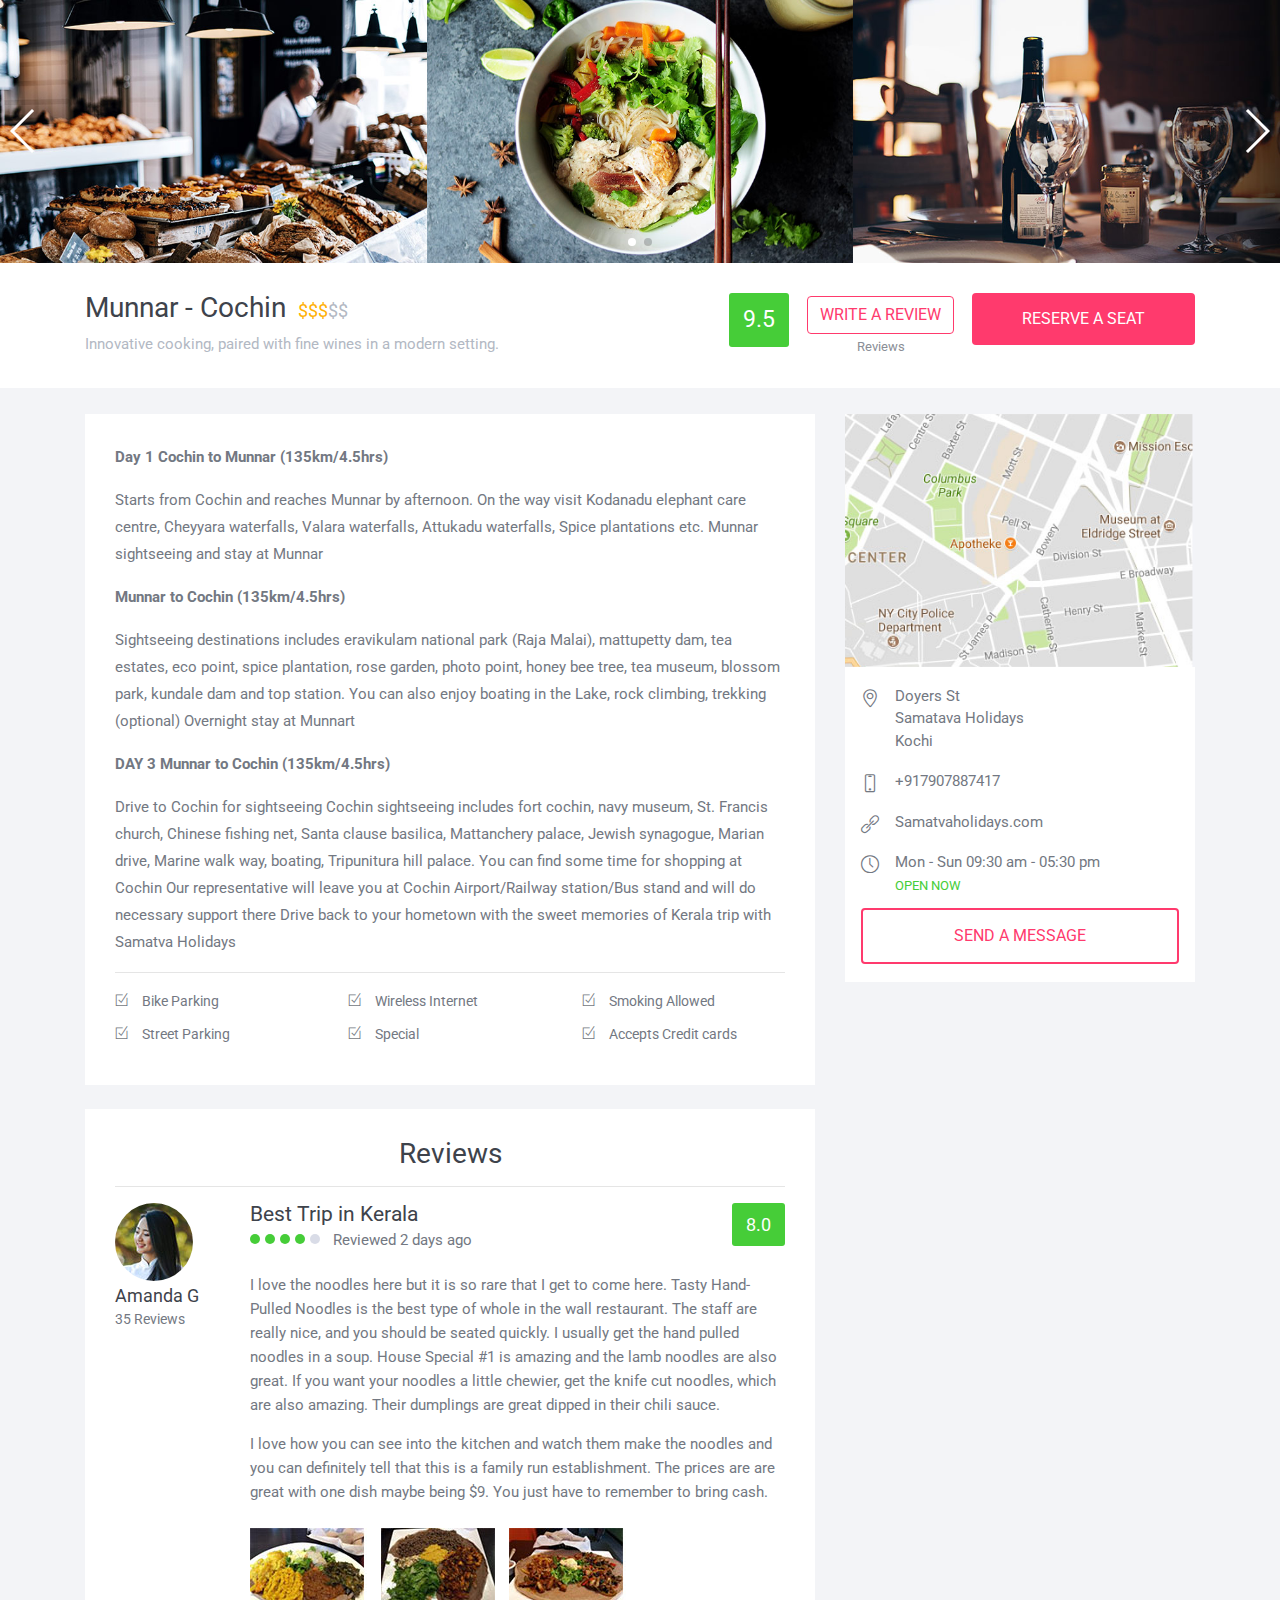
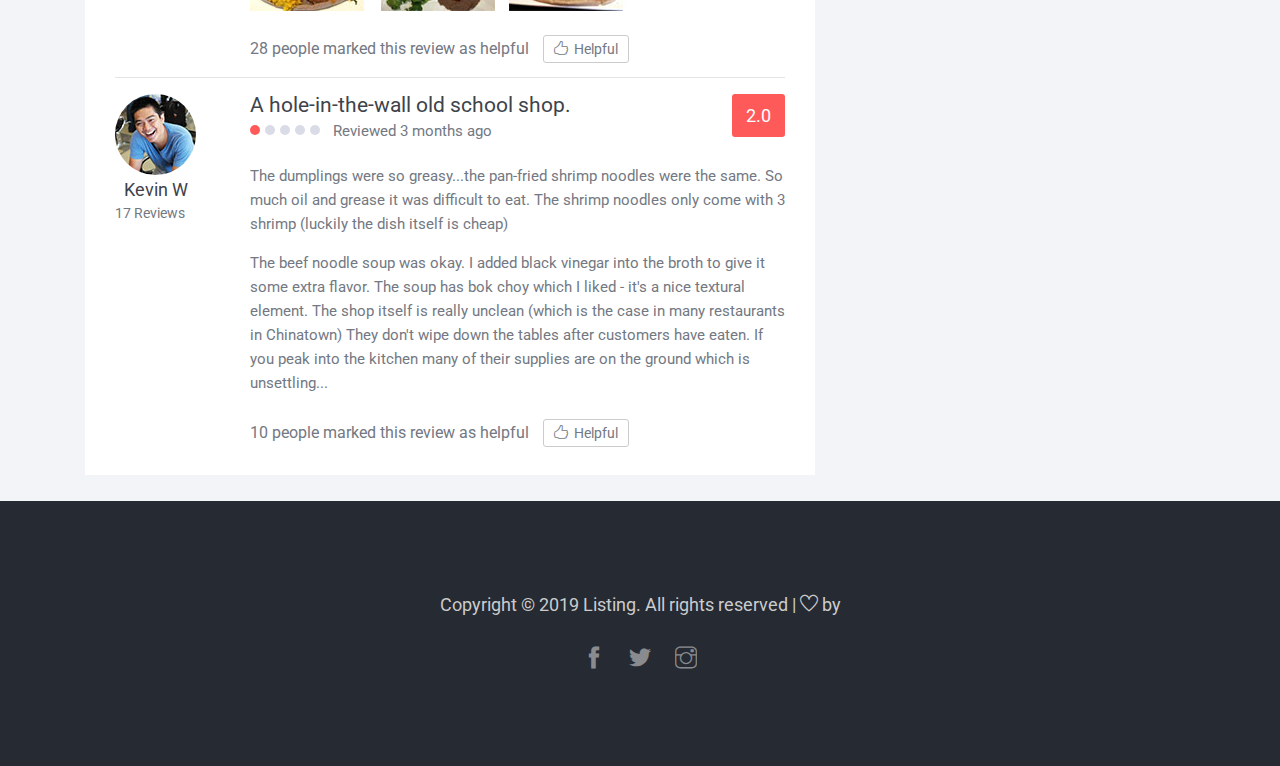
<file: detail2.html>
<!DOCTYPE html>
<html lang="en">

<head>
    <!-- Required meta tags -->
    <meta charset="utf-8">
    <meta http-equiv="X-UA-Compatible" content="IE=edge">
    <meta name="viewport" content="width=device-width, initial-scale=1, shrink-to-fit=no">
    <meta name="author" content="Colorlib">
    <meta name="description" content="#">
    <meta name="keywords" content="#">
    <!-- Favicons -->
    <link rel="shortcut icon" href="#">
    <!-- Page Title -->
    <title>Listing &amp; Details</title>
    <!-- Bootstrap CSS -->
    <link rel="stylesheet" href="css/bootstrap.min.css">
    <!-- Google Fonts -->
    <link href="https://fonts.googleapis.com/css?family=Roboto:300,400,400i,500,700,900" rel="stylesheet">
    <!-- Simple line Icon -->
    <link rel="stylesheet" href="css/simple-line-icons.css">
    <!-- Themify Icon -->
    <link rel="stylesheet" href="css/themify-icons.css">
    <!-- Hover Effects -->
    <link rel="stylesheet" href="css/set1.css">
    <!-- Swipper Slider -->
    <link rel="stylesheet" href="css/swiper.min.css">
    <!-- Magnific Popup CSS -->
    <link rel="stylesheet" href="css/magnific-popup.css">
    <!-- Main CSS -->
    <link rel="stylesheet" href="css/style.css">
</head>

<body>

    <div>
        <!-- Swiper -->
        <div class="swiper-container">
            <div class="swiper-wrapper">

                <div class="swiper-slide">
                    <a href="images/reserve-slide2.jpg" class="grid image-link">
                        <img src="images/reserve-slide2.jpg" class="img-fluid" alt="#">
                    </a>
                </div>
                <div class="swiper-slide">
                    <a href="images/reserve-slide1.jpg" class="grid image-link">
                        <img src="images/reserve-slide1.jpg" class="img-fluid" alt="#">
                    </a>
                </div>
                <div class="swiper-slide">
                    <a href="images/reserve-slide3.jpg" class="grid image-link">
                        <img src="images/reserve-slide3.jpg" class="img-fluid" alt="#">
                    </a>
                </div>
                <div class="swiper-slide">
                    <a href="images/reserve-slide1.jpg" class="grid image-link">
                        <img src="images/reserve-slide1.jpg" class="img-fluid" alt="#">
                    </a>
                </div>
                <div class="swiper-slide">
                    <a href="images/reserve-slide2.jpg" class="grid image-link">
                        <img src="images/reserve-slide2.jpg" class="img-fluid" alt="#">
                    </a>
                </div>
                <div class="swiper-slide">
                    <a href="images/reserve-slide3.jpg" class="grid image-link">
                        <img src="images/reserve-slide3.jpg" class="img-fluid" alt="#">
                    </a>
                </div>
            </div>
            <!-- Add Pagination -->
            <div class="swiper-pagination swiper-pagination-white"></div>
            <!-- Add Arrows -->
            <div class="swiper-button-next swiper-button-white"></div>
            <div class="swiper-button-prev swiper-button-white"></div>
        </div>
    </div>
    <!--//END BOOKING -->
    <!--============================= RESERVE A SEAT =============================-->
    <section class="reserve-block">
        <div class="container">
            <div class="row">
                <div class="col-md-6">
                    <h5>Munnar - Cochin		 </h5>
                    <p><span>$$$</span>$$</p>
                    <p class="reserve-description">Innovative cooking, paired with fine wines in a modern setting.</p>
                </div>
                <div class="col-md-6">
                    <div class="reserve-seat-block">
                        <div class="reserve-rating">
                            <span>9.5</span>
                        </div>
                        <div class="review-btn">
                            <a href="#" class="btn btn-outline-danger">WRITE A REVIEW</a>
                            <span>Reviews</span>
                        </div>
                        <div class="reserve-btn">
                            <div class="featured-btn-wrap">
                                <a href="#" class="btn btn-danger">RESERVE A SEAT</a>
                            </div>
                        </div>
                    </div>
                </div>
            </div>
        </div>
    </section>
    <!--//END RESERVE A SEAT -->
    <!--============================= BOOKING DETAILS =============================-->
    <section class="light-bg booking-details_wrap">
        <div class="container">
            <div class="row">
                <div class="col-md-8 responsive-wrap">
                    <div class="booking-checkbox_wrap">
                        <div class="booking-checkbox">
                            <p><b>Day 1	Cochin to Munnar   (135km/4.5hrs)

                            </p></b>
                            <p>Starts from Cochin and reaches Munnar by afternoon. On the way visit Kodanadu elephant care centre, Cheyyara waterfalls, Valara waterfalls, Attukadu waterfalls, Spice plantations etc.
                                Munnar sightseeing and stay at Munnar</p>


                           <p><b>Munnar to Cochin   (135km/4.5hrs)


                        </p></b>

                            <p>Sightseeing destinations includes eravikulam national park (Raja Malai), mattupetty dam, tea estates, eco point, spice plantation, rose garden, photo point, honey bee tree, tea museum, blossom park, kundale dam and top station.
                                You can also enjoy boating in the Lake, rock climbing, trekking (optional)
                                Overnight stay at Munnart</p>
<p><b>DAY 3	Munnar to Cochin   (135km/4.5hrs)</p></b>
<p>Drive to Cochin for sightseeing
    Cochin sightseeing includes fort cochin, navy museum, St. Francis church, Chinese fishing net, Santa clause basilica, Mattanchery palace, Jewish synagogue, Marian drive, Marine walk way, boating, Tripunitura hill palace. You can find some time for shopping at Cochin
    Our representative will leave you at Cochin Airport/Railway station/Bus stand and will do necessary support there
    Drive back to your hometown with the sweet memories of Kerala trip with Samatva Holidays</p>

                            <hr>
                        </div>
                        <div class="row">
                            <div class="col-md-4">
                                <label class="custom-checkbox">
                        <span class="ti-check-box"></span>
                        <span class="custom-control-description">Bike Parking</span>
                      </label> </div>
                            <div class="col-md-4">
                                <label class="custom-checkbox">
                       <span class="ti-check-box"></span>
                       <span class="custom-control-description">Wireless Internet  </span>
                     </label>
                            </div>
                            <div class="col-md-4">
                                <label class="custom-checkbox">
                     <span class="ti-check-box"></span>
                     <span class="custom-control-description">Smoking Allowed  </span>
                   </label> </div>
                            <div class="col-md-4">
                                <label class="custom-checkbox">
                    <span class="ti-check-box"></span>
                    <span class="custom-control-description">Street Parking</span>
                  </label>
                            </div>
                            <div class="col-md-4">
                                <label class="custom-checkbox">
                   <span class="ti-check-box"></span>
                   <span class="custom-control-description">Special</span>
                 </label> </div>
                            <div class="col-md-4">
                                <label class="custom-checkbox">
                  <span class="ti-check-box"></span>
                  <span class="custom-control-description">Accepts Credit cards</span>
                </label>
                            </div>
                        </div>
                    </div>
                    <div class="booking-checkbox_wrap mt-4">
                        <h5>Reviews</h5>
                        <hr>
                        <div class="customer-review_wrap">
                            <div class="customer-img">
                                <img src="images/customer-img1.jpg" class="img-fluid" alt="#">
                                <p>Amanda G</p>
                                <span>35 Reviews</span>
                            </div>
                            <div class="customer-content-wrap">
                                <div class="customer-content">
                                    <div class="customer-review">
                                        <h6>Best Trip in Kerala </h6>
                                        <span></span>
                                        <span></span>
                                        <span></span>
                                        <span></span>
                                        <span class="round-icon-blank"></span>
                                        <p>Reviewed 2 days ago</p>
                                    </div>
                                    <div class="customer-rating">8.0</div>
                                </div>
                                <p class="customer-text">I love the noodles here but it is so rare that I get to come here. Tasty Hand-Pulled Noodles is the best type of whole in the wall restaurant. The staff are really nice, and you should be seated quickly. I usually get the
                                    hand pulled noodles in a soup. House Special #1 is amazing and the lamb noodles are also great. If you want your noodles a little chewier, get the knife cut noodles, which are also amazing. Their dumplings are great
                                    dipped in their chili sauce.
                                </p>
                                <p class="customer-text">I love how you can see into the kitchen and watch them make the noodles and you can definitely tell that this is a family run establishment. The prices are are great with one dish maybe being $9. You just have to remember
                                    to bring cash.
                                </p>
                                <ul>
                                    <li><img src="images/review-img1.jpg" class="img-fluid" alt="#"></li>
                                    <li><img src="images/review-img2.jpg" class="img-fluid" alt="#"></li>
                                    <li><img src="images/review-img3.jpg" class="img-fluid" alt="#"></li>
                                </ul>
                                <span>28 people marked this review as helpful</span>
                                <a href="#"><span class="icon-like"></span>Helpful</a>
                            </div>
                        </div>
                        <hr>
                        <div class="customer-review_wrap">
                            <div class="customer-img">
                                <img src="images/customer-img2.jpg" class="img-fluid" alt="#">
                                <p>Kevin W</p>
                                <span>17 Reviews</span>
                            </div>
                            <div class="customer-content-wrap">
                                <div class="customer-content">
                                    <div class="customer-review">
                                        <h6>A hole-in-the-wall old school shop.</h6>
                                        <span class="customer-rating-red"></span>
                                        <span class="round-icon-blank"></span>
                                        <span class="round-icon-blank"></span>
                                        <span class="round-icon-blank"></span>
                                        <span class="round-icon-blank"></span>
                                        <p>Reviewed 3 months ago</p>
                                    </div>
                                    <div class="customer-rating customer-rating-red">2.0</div>
                                </div>
                                <p class="customer-text">The dumplings were so greasy...the pan-fried shrimp noodles were the same. So much oil and grease it was difficult to eat. The shrimp noodles only come with 3 shrimp (luckily the dish itself is cheap) </p>
                                <p class="customer-text">The beef noodle soup was okay. I added black vinegar into the broth to give it some extra flavor. The soup has bok choy which I liked - it's a nice textural element. The shop itself is really unclean (which is the case
                                    in many restaurants in Chinatown) They don't wipe down the tables after customers have eaten. If you peak into the kitchen many of their supplies are on the ground which is unsettling... </p>
                                <span>10 people marked this review as helpful</span>
                                <a href="#"><span class="icon-like"></span>Helpful</a>
                            </div>
                        </div>
                    </div>
                </div>
                <div class="col-md-4 responsive-wrap">
                    <div class="contact-info">
                        <img src="images/map.jpg" class="img-fluid" alt="#">
                        <div class="address">
                            <span class="icon-location-pin"></span>
                            <p> Doyers St<br>Samatava Holidays <br> Kochi</p>
                        </div>
                        <div class="address">
                            <span class="icon-screen-smartphone"></span>
                            <p> +917907887417</p>
                        </div>
                        <div class="address">
                            <span class="icon-link"></span>
                            <p>Samatvaholidays.com</p>
                        </div>
                        <div class="address">
                            <span class="icon-clock"></span>
                            <p>Mon - Sun 09:30 am - 05:30 pm <br>
                                <span class="open-now">OPEN NOW</span></p>
                        </div>
                        <a href="#" class="btn btn-outline-danger btn-contact">SEND A MESSAGE</a>
                    </div>

    </section>
    <!--//END BOOKING DETAILS -->
    <!--============================= FOOTER =============================-->
    <footer class="main-block dark-bg">
        <div class="container">
            <div class="row">
                <div class="col-md-12">
                    <div class="copyright">
                        <!-- Link back to Colorlib can't be removed. Template is licensed under CC BY 3.0. -->
                        <p>Copyright &copy; 2019 Listing. All rights reserved |  <i class="ti-heart" aria-hidden="true"></i> by <a href="#" target="_blank"></a></p>
                        <!-- Link back to Colorlib can't be removed. Template is licensed under CC BY 3.0. -->
                        <ul>
                            <li><a href="#"><span class="ti-facebook"></span></a></li>
                            <li><a href="#"><span class="ti-twitter-alt"></span></a></li>
                            <li><a href="#"><span class="ti-instagram"></span></a></li>
                        </ul>
                    </div>
                </div>
            </div>
        </div>
    </footer>
    <!--//END FOOTER -->




    <!-- jQuery, Bootstrap JS. -->
    <!-- jQuery first, then Popper.js, then Bootstrap JS -->
    <script src="js/jquery-3.2.1.min.js"></script>
    <script src="js/popper.min.js"></script>
    <script src="js/bootstrap.min.js"></script>
    <!-- Magnific popup JS -->
    <script src="js/jquery.magnific-popup.js"></script>
    <!-- Swipper Slider JS -->
    <script src="js/swiper.min.js"></script>
    <script>
        var swiper = new Swiper('.swiper-container', {
            slidesPerView: 3,
            slidesPerGroup: 3,
            loop: true,
            loopFillGroupWithBlank: true,
            pagination: {
                el: '.swiper-pagination',
                clickable: true,
            },
            navigation: {
                nextEl: '.swiper-button-next',
                prevEl: '.swiper-button-prev',
            },
        });
    </script>
    <script>
        if ($('.image-link').length) {
            $('.image-link').magnificPopup({
                type: 'image',
                gallery: {
                    enabled: true
                }
            });
        }
        if ($('.image-link2').length) {
            $('.image-link2').magnificPopup({
                type: 'image',
                gallery: {
                    enabled: true
                }
            });
        }
    </script>
</body>

</html>
</file>
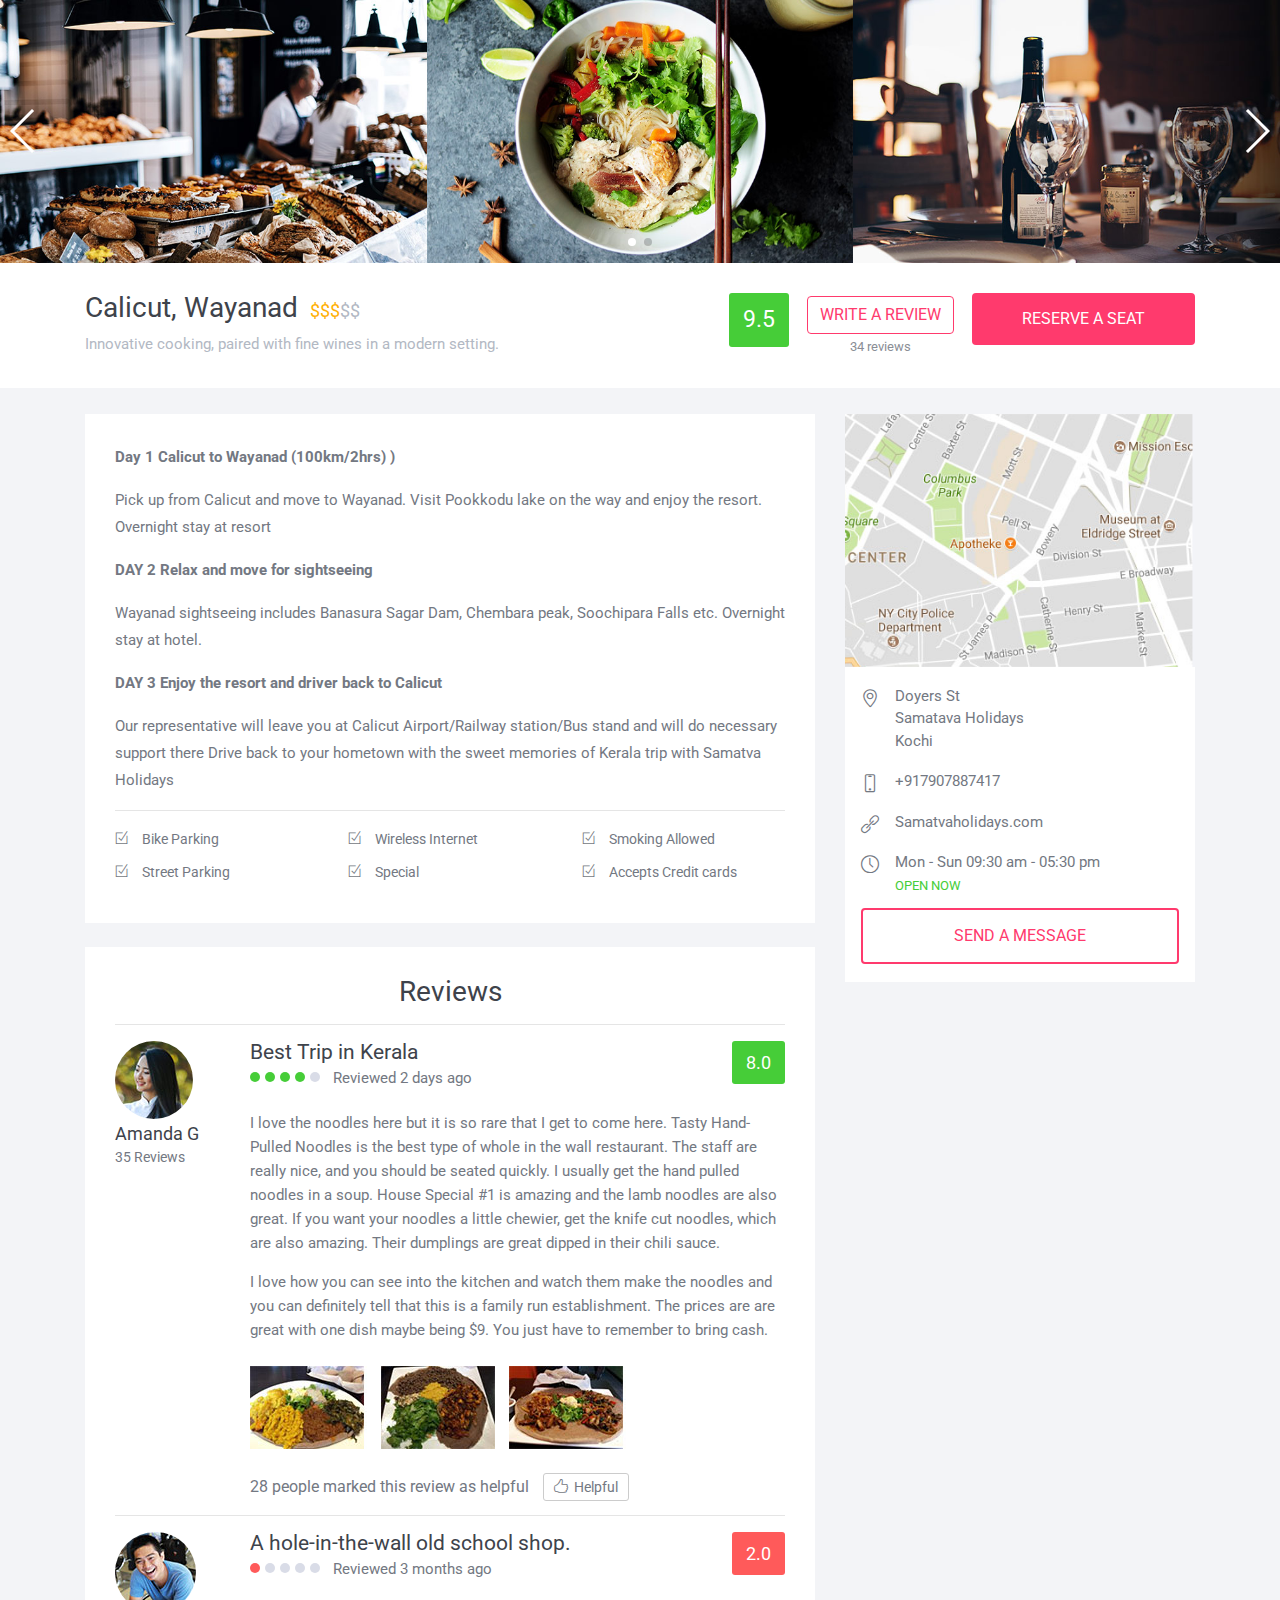
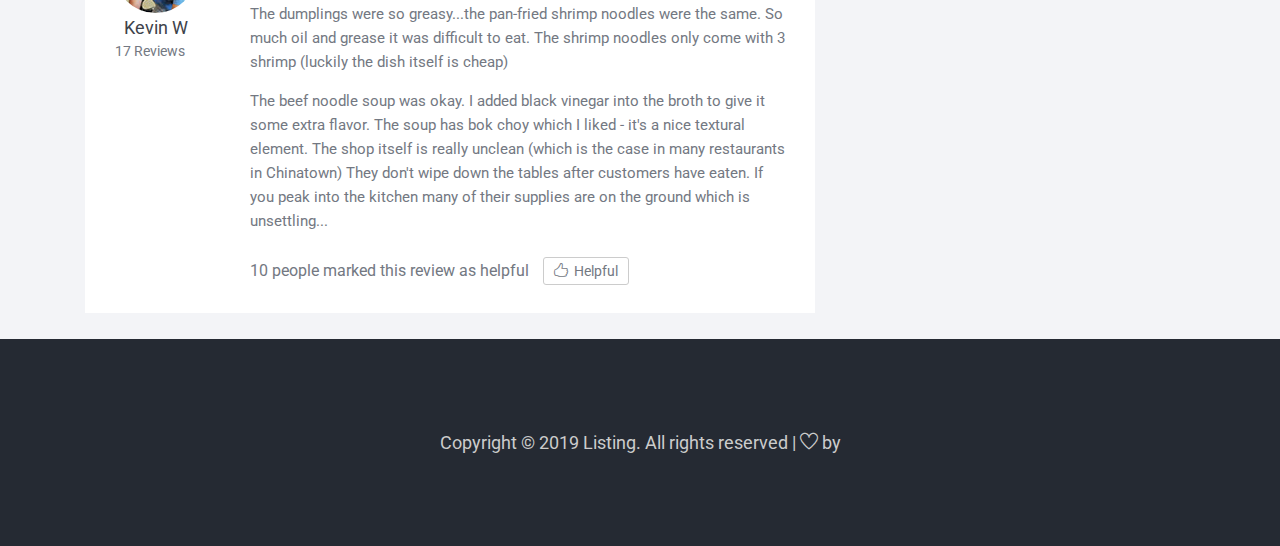
<file: detail5.html>
<!DOCTYPE html>
<html lang="en">

<head>
    <!-- Required meta tags -->
    <meta charset="utf-8">
    <meta http-equiv="X-UA-Compatible" content="IE=edge">
    <meta name="viewport" content="width=device-width, initial-scale=1, shrink-to-fit=no">
    <meta name="author" content="Colorlib">
    <meta name="description" content="#">
    <meta name="keywords" content="#">
    <!-- Favicons -->
    <link rel="shortcut icon" href="#">
    <!-- Page Title -->
    <title>Listing &amp; Details</title>
    <!-- Bootstrap CSS -->
    <link rel="stylesheet" href="css/bootstrap.min.css">
    <!-- Google Fonts -->
    <link href="https://fonts.googleapis.com/css?family=Roboto:300,400,400i,500,700,900" rel="stylesheet">
    <!-- Simple line Icon -->
    <link rel="stylesheet" href="css/simple-line-icons.css">
    <!-- Themify Icon -->
    <link rel="stylesheet" href="css/themify-icons.css">
    <!-- Hover Effects -->
    <link rel="stylesheet" href="css/set1.css">
    <!-- Swipper Slider -->
    <link rel="stylesheet" href="css/swiper.min.css">
    <!-- Magnific Popup CSS -->
    <link rel="stylesheet" href="css/magnific-popup.css">
    <!-- Main CSS -->
    <link rel="stylesheet" href="css/style.css">
</head>

<body>

    <div>
        <!-- Swiper -->
        <div class="swiper-container">
            <div class="swiper-wrapper">

                <div class="swiper-slide">
                    <a href="images/reserve-slide2.jpg" class="grid image-link">
                        <img src="images/reserve-slide2.jpg" class="img-fluid" alt="#">
                    </a>
                </div>
                <div class="swiper-slide">
                    <a href="images/reserve-slide1.jpg" class="grid image-link">
                        <img src="images/reserve-slide1.jpg" class="img-fluid" alt="#">
                    </a>
                </div>
                <div class="swiper-slide">
                    <a href="images/reserve-slide3.jpg" class="grid image-link">
                        <img src="images/reserve-slide3.jpg" class="img-fluid" alt="#">
                    </a>
                </div>
                <div class="swiper-slide">
                    <a href="images/reserve-slide1.jpg" class="grid image-link">
                        <img src="images/reserve-slide1.jpg" class="img-fluid" alt="#">
                    </a>
                </div>
                <div class="swiper-slide">
                    <a href="images/reserve-slide2.jpg" class="grid image-link">
                        <img src="images/reserve-slide2.jpg" class="img-fluid" alt="#">
                    </a>
                </div>
                <div class="swiper-slide">
                    <a href="images/reserve-slide3.jpg" class="grid image-link">
                        <img src="images/reserve-slide3.jpg" class="img-fluid" alt="#">
                    </a>
                </div>
            </div>
            <!-- Add Pagination -->
            <div class="swiper-pagination swiper-pagination-white"></div>
            <!-- Add Arrows -->
            <div class="swiper-button-next swiper-button-white"></div>
            <div class="swiper-button-prev swiper-button-white"></div>
        </div>
    </div>
    <!--//END BOOKING -->
    <!--============================= RESERVE A SEAT =============================-->
    <section class="reserve-block">
        <div class="container">
            <div class="row">
                <div class="col-md-6">
                    <h5>Calicut, Wayanad</h5>
                    <p><span>$$$</span>$$</p>
                    <p class="reserve-description">Innovative cooking, paired with fine wines in a modern setting.</p>
                </div>
                <div class="col-md-6">
                    <div class="reserve-seat-block">
                        <div class="reserve-rating">
                            <span>9.5</span>
                        </div>
                        <div class="review-btn">
                            <a href="#" class="btn btn-outline-danger">WRITE A REVIEW</a>
                            <span>34 reviews</span>
                        </div>
                        <div class="reserve-btn">
                            <div class="featured-btn-wrap">
                                <a href="#" class="btn btn-danger">RESERVE A SEAT</a>
                            </div>
                        </div>
                    </div>
                </div>
            </div>
        </div>
    </section>
    <!--//END RESERVE A SEAT -->
    <!--============================= BOOKING DETAILS =============================-->
    <section class="light-bg booking-details_wrap">
        <div class="container">
            <div class="row">
                <div class="col-md-8 responsive-wrap">
                    <div class="booking-checkbox_wrap">
                        <div class="booking-checkbox">
                            <p><b>Day 1	Calicut to Wayanad (100km/2hrs)
                                )</p></b>
                            <p>Pick up from Calicut and move to Wayanad. Visit Pookkodu lake on the way and enjoy the resort.
                                Overnight stay at resort</p>


                            <p><b>DAY 2	Relax and move for sightseeing</p></b>

                            <p>Wayanad sightseeing includes Banasura Sagar Dam, Chembara peak, Soochipara Falls etc. Overnight stay at hotel.</p>
                                    <p><b>DAY 3	Enjoy the resort and driver back to Calicut
                                    </p></b>
                                    <p>Our representative will leave you at Calicut Airport/Railway station/Bus stand and will do necessary support there
                                        Drive back to your hometown with the sweet memories of Kerala trip with Samatva Holidays</p>
                            <hr>
                        </div>
                        <div class="row">
                            <div class="col-md-4">
                                <label class="custom-checkbox">
                        <span class="ti-check-box"></span>
                        <span class="custom-control-description">Bike Parking</span>
                      </label> </div>
                            <div class="col-md-4">
                                <label class="custom-checkbox">
                       <span class="ti-check-box"></span>
                       <span class="custom-control-description">Wireless Internet  </span>
                     </label>
                            </div>
                            <div class="col-md-4">
                                <label class="custom-checkbox">
                     <span class="ti-check-box"></span>
                     <span class="custom-control-description">Smoking Allowed  </span>
                   </label> </div>
                            <div class="col-md-4">
                                <label class="custom-checkbox">
                    <span class="ti-check-box"></span>
                    <span class="custom-control-description">Street Parking</span>
                  </label>
                            </div>
                            <div class="col-md-4">
                                <label class="custom-checkbox">
                   <span class="ti-check-box"></span>
                   <span class="custom-control-description">Special</span>
                 </label> </div>
                            <div class="col-md-4">
                                <label class="custom-checkbox">
                  <span class="ti-check-box"></span>
                  <span class="custom-control-description">Accepts Credit cards</span>
                </label>
                            </div>
                        </div>
                    </div>
                    <div class="booking-checkbox_wrap mt-4">
                        <h5>Reviews</h5>
                        <hr>
                        <div class="customer-review_wrap">
                            <div class="customer-img">
                                <img src="images/customer-img1.jpg" class="img-fluid" alt="#">
                                <p>Amanda G</p>
                                <span>35 Reviews</span>
                            </div>
                            <div class="customer-content-wrap">
                                <div class="customer-content">
                                    <div class="customer-review">
                                        <h6>Best Trip in Kerala </h6>
                                        <span></span>
                                        <span></span>
                                        <span></span>
                                        <span></span>
                                        <span class="round-icon-blank"></span>
                                        <p>Reviewed 2 days ago</p>
                                    </div>
                                    <div class="customer-rating">8.0</div>
                                </div>
                                <p class="customer-text">I love the noodles here but it is so rare that I get to come here. Tasty Hand-Pulled Noodles is the best type of whole in the wall restaurant. The staff are really nice, and you should be seated quickly. I usually get the
                                    hand pulled noodles in a soup. House Special #1 is amazing and the lamb noodles are also great. If you want your noodles a little chewier, get the knife cut noodles, which are also amazing. Their dumplings are great
                                    dipped in their chili sauce.
                                </p>
                                <p class="customer-text">I love how you can see into the kitchen and watch them make the noodles and you can definitely tell that this is a family run establishment. The prices are are great with one dish maybe being $9. You just have to remember
                                    to bring cash.
                                </p>
                                <ul>
                                    <li><img src="images/review-img1.jpg" class="img-fluid" alt="#"></li>
                                    <li><img src="images/review-img2.jpg" class="img-fluid" alt="#"></li>
                                    <li><img src="images/review-img3.jpg" class="img-fluid" alt="#"></li>
                                </ul>
                                <span>28 people marked this review as helpful</span>
                                <a href="#"><span class="icon-like"></span>Helpful</a>
                            </div>
                        </div>
                        <hr>
                        <div class="customer-review_wrap">
                            <div class="customer-img">
                                <img src="images/customer-img2.jpg" class="img-fluid" alt="#">
                                <p>Kevin W</p>
                                <span>17 Reviews</span>
                            </div>
                            <div class="customer-content-wrap">
                                <div class="customer-content">
                                    <div class="customer-review">
                                        <h6>A hole-in-the-wall old school shop.</h6>
                                        <span class="customer-rating-red"></span>
                                        <span class="round-icon-blank"></span>
                                        <span class="round-icon-blank"></span>
                                        <span class="round-icon-blank"></span>
                                        <span class="round-icon-blank"></span>
                                        <p>Reviewed 3 months ago</p>
                                    </div>
                                    <div class="customer-rating customer-rating-red">2.0</div>
                                </div>
                                <p class="customer-text">The dumplings were so greasy...the pan-fried shrimp noodles were the same. So much oil and grease it was difficult to eat. The shrimp noodles only come with 3 shrimp (luckily the dish itself is cheap) </p>
                                <p class="customer-text">The beef noodle soup was okay. I added black vinegar into the broth to give it some extra flavor. The soup has bok choy which I liked - it's a nice textural element. The shop itself is really unclean (which is the case
                                    in many restaurants in Chinatown) They don't wipe down the tables after customers have eaten. If you peak into the kitchen many of their supplies are on the ground which is unsettling... </p>
                                <span>10 people marked this review as helpful</span>
                                <a href="#"><span class="icon-like"></span>Helpful</a>
                            </div>
                        </div>
                    </div>
                </div>
                <div class="col-md-4 responsive-wrap">
                    <div class="contact-info">
                        <img src="images/map.jpg" class="img-fluid" alt="#">
                        <div class="address">
                            <span class="icon-location-pin"></span>
                            <p> Doyers St<br>Samatava Holidays <br> Kochi</p>
                        </div>
                        <div class="address">
                            <span class="icon-screen-smartphone"></span>
                            <p> +917907887417</p>
                        </div>
                        <div class="address">
                            <span class="icon-link"></span>
                            <p>Samatvaholidays.com</p>
                        </div>
                        <div class="address">
                            <span class="icon-clock"></span>
                            <p>Mon - Sun 09:30 am - 05:30 pm <br>
                                <span class="open-now">OPEN NOW</span></p>
                        </div>
                        <a href="#" class="btn btn-outline-danger btn-contact">SEND A MESSAGE</a>
                    </div>

    </section>
    <!--//END BOOKING DETAILS -->
    <!--============================= FOOTER =============================-->
    <footer class="main-block dark-bg">
        <div class="container">
            <div class="row">
                <div class="col-md-12">
                    <div class="copyright">
                        <!-- Link back to Colorlib can't be removed. Template is licensed under CC BY 3.0. -->
                        <p>Copyright &copy; 2019 Listing. All rights reserved |  <i class="ti-heart" aria-hidden="true"></i> by <a href="#" target="_blank"></a></p>
                        <!-- Link back to Colorlib can't be removed. Template is licensed under CC BY 3.0. -->

                    </div>
                </div>
            </div>
        </div>
    </footer>
    <!--//END FOOTER -->




    <!-- jQuery, Bootstrap JS. -->
    <!-- jQuery first, then Popper.js, then Bootstrap JS -->
    <script src="js/jquery-3.2.1.min.js"></script>
    <script src="js/popper.min.js"></script>
    <script src="js/bootstrap.min.js"></script>
    <!-- Magnific popup JS -->
    <script src="js/jquery.magnific-popup.js"></script>
    <!-- Swipper Slider JS -->
    <script src="js/swiper.min.js"></script>
    <script>
        var swiper = new Swiper('.swiper-container', {
            slidesPerView: 3,
            slidesPerGroup: 3,
            loop: true,
            loopFillGroupWithBlank: true,
            pagination: {
                el: '.swiper-pagination',
                clickable: true,
            },
            navigation: {
                nextEl: '.swiper-button-next',
                prevEl: '.swiper-button-prev',
            },
        });
    </script>
    <script>
        if ($('.image-link').length) {
            $('.image-link').magnificPopup({
                type: 'image',
                gallery: {
                    enabled: true
                }
            });
        }
        if ($('.image-link2').length) {
            $('.image-link2').magnificPopup({
                type: 'image',
                gallery: {
                    enabled: true
                }
            });
        }
    </script>
</body>

</html>
</file>
<file: css/simple-line-icons.css>
@font-face {
  font-family: 'simple-line-icons';
  src: url('../fonts/Simple-Line-Icons.eot?v=2.4.0');
  src: url('../fonts/Simple-Line-Icons.eot?v=2.4.0#iefix') format('embedded-opentype'), url('../fonts/Simple-Line-Icons.woff2?v=2.4.0') format('woff2'), url('../fonts/Simple-Line-Icons.ttf?v=2.4.0') format('truetype'), url('../fonts/Simple-Line-Icons.woff?v=2.4.0') format('woff'), url('../fonts/Simple-Line-Icons.svg?v=2.4.0#simple-line-icons') format('svg');
  font-weight: normal;
  font-style: normal;
}
/*
 Use the following CSS code if you want to have a class per icon.
 Instead of a list of all class selectors, you can use the generic [class*="icon-"] selector, but it's slower:
*/
.icon-user,
.icon-people,
.icon-user-female,
.icon-user-follow,
.icon-user-following,
.icon-user-unfollow,
.icon-login,
.icon-logout,
.icon-emotsmile,
.icon-phone,
.icon-call-end,
.icon-call-in,
.icon-call-out,
.icon-map,
.icon-location-pin,
.icon-direction,
.icon-directions,
.icon-compass,
.icon-layers,
.icon-menu,
.icon-list,
.icon-options-vertical,
.icon-options,
.icon-arrow-down,
.icon-arrow-left,
.icon-arrow-right,
.icon-arrow-up,
.icon-arrow-up-circle,
.icon-arrow-left-circle,
.icon-arrow-right-circle,
.icon-arrow-down-circle,
.icon-check,
.icon-clock,
.icon-plus,
.icon-minus,
.icon-close,
.icon-event,
.icon-exclamation,
.icon-organization,
.icon-trophy,
.icon-screen-smartphone,
.icon-screen-desktop,
.icon-plane,
.icon-notebook,
.icon-mustache,
.icon-mouse,
.icon-magnet,
.icon-energy,
.icon-disc,
.icon-cursor,
.icon-cursor-move,
.icon-crop,
.icon-chemistry,
.icon-speedometer,
.icon-shield,
.icon-screen-tablet,
.icon-magic-wand,
.icon-hourglass,
.icon-graduation,
.icon-ghost,
.icon-game-controller,
.icon-fire,
.icon-eyeglass,
.icon-envelope-open,
.icon-envelope-letter,
.icon-bell,
.icon-badge,
.icon-anchor,
.icon-wallet,
.icon-vector,
.icon-speech,
.icon-puzzle,
.icon-printer,
.icon-present,
.icon-playlist,
.icon-pin,
.icon-picture,
.icon-handbag,
.icon-globe-alt,
.icon-globe,
.icon-folder-alt,
.icon-folder,
.icon-film,
.icon-feed,
.icon-drop,
.icon-drawer,
.icon-docs,
.icon-doc,
.icon-diamond,
.icon-cup,
.icon-calculator,
.icon-bubbles,
.icon-briefcase,
.icon-book-open,
.icon-basket-loaded,
.icon-basket,
.icon-bag,
.icon-action-undo,
.icon-action-redo,
.icon-wrench,
.icon-umbrella,
.icon-trash,
.icon-tag,
.icon-support,
.icon-frame,
.icon-size-fullscreen,
.icon-size-actual,
.icon-shuffle,
.icon-share-alt,
.icon-share,
.icon-rocket,
.icon-question,
.icon-pie-chart,
.icon-pencil,
.icon-note,
.icon-loop,
.icon-home,
.icon-grid,
.icon-graph,
.icon-microphone,
.icon-music-tone-alt,
.icon-music-tone,
.icon-earphones-alt,
.icon-earphones,
.icon-equalizer,
.icon-like,
.icon-dislike,
.icon-control-start,
.icon-control-rewind,
.icon-control-play,
.icon-control-pause,
.icon-control-forward,
.icon-control-end,
.icon-volume-1,
.icon-volume-2,
.icon-volume-off,
.icon-calendar,
.icon-bulb,
.icon-chart,
.icon-ban,
.icon-bubble,
.icon-camrecorder,
.icon-camera,
.icon-cloud-download,
.icon-cloud-upload,
.icon-envelope,
.icon-eye,
.icon-flag,
.icon-heart,
.icon-info,
.icon-key,
.icon-link,
.icon-lock,
.icon-lock-open,
.icon-magnifier,
.icon-magnifier-add,
.icon-magnifier-remove,
.icon-paper-clip,
.icon-paper-plane,
.icon-power,
.icon-refresh,
.icon-reload,
.icon-settings,
.icon-star,
.icon-symbol-female,
.icon-symbol-male,
.icon-target,
.icon-credit-card,
.icon-paypal,
.icon-social-tumblr,
.icon-social-twitter,
.icon-social-facebook,
.icon-social-instagram,
.icon-social-linkedin,
.icon-social-pinterest,
.icon-social-github,
.icon-social-google,
.icon-social-reddit,
.icon-social-skype,
.icon-social-dribbble,
.icon-social-behance,
.icon-social-foursqare,
.icon-social-soundcloud,
.icon-social-spotify,
.icon-social-stumbleupon,
.icon-social-youtube,
.icon-social-dropbox,
.icon-social-vkontakte,
.icon-social-steam {
  font-family: 'simple-line-icons';
  speak: none;
  font-style: normal;
  font-weight: normal;
  font-variant: normal;
  text-transform: none;
  line-height: 1;
  /* Better Font Rendering =========== */
  -webkit-font-smoothing: antialiased;
  -moz-osx-font-smoothing: grayscale;
}
.icon-user:before {
  content: "\e005";
}
.icon-people:before {
  content: "\e001";
}
.icon-user-female:before {
  content: "\e000";
}
.icon-user-follow:before {
  content: "\e002";
}
.icon-user-following:before {
  content: "\e003";
}
.icon-user-unfollow:before {
  content: "\e004";
}
.icon-login:before {
  content: "\e066";
}
.icon-logout:before {
  content: "\e065";
}
.icon-emotsmile:before {
  content: "\e021";
}
.icon-phone:before {
  content: "\e600";
}
.icon-call-end:before {
  content: "\e048";
}
.icon-call-in:before {
  content: "\e047";
}
.icon-call-out:before {
  content: "\e046";
}
.icon-map:before {
  content: "\e033";
}
.icon-location-pin:before {
  content: "\e096";
}
.icon-direction:before {
  content: "\e042";
}
.icon-directions:before {
  content: "\e041";
}
.icon-compass:before {
  content: "\e045";
}
.icon-layers:before {
  content: "\e034";
}
.icon-menu:before {
  content: "\e601";
}
.icon-list:before {
  content: "\e067";
}
.icon-options-vertical:before {
  content: "\e602";
}
.icon-options:before {
  content: "\e603";
}
.icon-arrow-down:before {
  content: "\e604";
}
.icon-arrow-left:before {
  content: "\e605";
}
.icon-arrow-right:before {
  content: "\e606";
}
.icon-arrow-up:before {
  content: "\e607";
}
.icon-arrow-up-circle:before {
  content: "\e078";
}
.icon-arrow-left-circle:before {
  content: "\e07a";
}
.icon-arrow-right-circle:before {
  content: "\e079";
}
.icon-arrow-down-circle:before {
  content: "\e07b";
}
.icon-check:before {
  content: "\e080";
}
.icon-clock:before {
  content: "\e081";
}
.icon-plus:before {
  content: "\e095";
}
.icon-minus:before {
  content: "\e615";
}
.icon-close:before {
  content: "\e082";
}
.icon-event:before {
  content: "\e619";
}
.icon-exclamation:before {
  content: "\e617";
}
.icon-organization:before {
  content: "\e616";
}
.icon-trophy:before {
  content: "\e006";
}
.icon-screen-smartphone:before {
  content: "\e010";
}
.icon-screen-desktop:before {
  content: "\e011";
}
.icon-plane:before {
  content: "\e012";
}
.icon-notebook:before {
  content: "\e013";
}
.icon-mustache:before {
  content: "\e014";
}
.icon-mouse:before {
  content: "\e015";
}
.icon-magnet:before {
  content: "\e016";
}
.icon-energy:before {
  content: "\e020";
}
.icon-disc:before {
  content: "\e022";
}
.icon-cursor:before {
  content: "\e06e";
}
.icon-cursor-move:before {
  content: "\e023";
}
.icon-crop:before {
  content: "\e024";
}
.icon-chemistry:before {
  content: "\e026";
}
.icon-speedometer:before {
  content: "\e007";
}
.icon-shield:before {
  content: "\e00e";
}
.icon-screen-tablet:before {
  content: "\e00f";
}
.icon-magic-wand:before {
  content: "\e017";
}
.icon-hourglass:before {
  content: "\e018";
}
.icon-graduation:before {
  content: "\e019";
}
.icon-ghost:before {
  content: "\e01a";
}
.icon-game-controller:before {
  content: "\e01b";
}
.icon-fire:before {
  content: "\e01c";
}
.icon-eyeglass:before {
  content: "\e01d";
}
.icon-envelope-open:before {
  content: "\e01e";
}
.icon-envelope-letter:before {
  content: "\e01f";
}
.icon-bell:before {
  content: "\e027";
}
.icon-badge:before {
  content: "\e028";
}
.icon-anchor:before {
  content: "\e029";
}
.icon-wallet:before {
  content: "\e02a";
}
.icon-vector:before {
  content: "\e02b";
}
.icon-speech:before {
  content: "\e02c";
}
.icon-puzzle:before {
  content: "\e02d";
}
.icon-printer:before {
  content: "\e02e";
}
.icon-present:before {
  content: "\e02f";
}
.icon-playlist:before {
  content: "\e030";
}
.icon-pin:before {
  content: "\e031";
}
.icon-picture:before {
  content: "\e032";
}
.icon-handbag:before {
  content: "\e035";
}
.icon-globe-alt:before {
  content: "\e036";
}
.icon-globe:before {
  content: "\e037";
}
.icon-folder-alt:before {
  content: "\e039";
}
.icon-folder:before {
  content: "\e089";
}
.icon-film:before {
  content: "\e03a";
}
.icon-feed:before {
  content: "\e03b";
}
.icon-drop:before {
  content: "\e03e";
}
.icon-drawer:before {
  content: "\e03f";
}
.icon-docs:before {
  content: "\e040";
}
.icon-doc:before {
  content: "\e085";
}
.icon-diamond:before {
  content: "\e043";
}
.icon-cup:before {
  content: "\e044";
}
.icon-calculator:before {
  content: "\e049";
}
.icon-bubbles:before {
  content: "\e04a";
}
.icon-briefcase:before {
  content: "\e04b";
}
.icon-book-open:before {
  content: "\e04c";
}
.icon-basket-loaded:before {
  content: "\e04d";
}
.icon-basket:before {
  content: "\e04e";
}
.icon-bag:before {
  content: "\e04f";
}
.icon-action-undo:before {
  content: "\e050";
}
.icon-action-redo:before {
  content: "\e051";
}
.icon-wrench:before {
  content: "\e052";
}
.icon-umbrella:before {
  content: "\e053";
}
.icon-trash:before {
  content: "\e054";
}
.icon-tag:before {
  content: "\e055";
}
.icon-support:before {
  content: "\e056";
}
.icon-frame:before {
  content: "\e038";
}
.icon-size-fullscreen:before {
  content: "\e057";
}
.icon-size-actual:before {
  content: "\e058";
}
.icon-shuffle:before {
  content: "\e059";
}
.icon-share-alt:before {
  content: "\e05a";
}
.icon-share:before {
  content: "\e05b";
}
.icon-rocket:before {
  content: "\e05c";
}
.icon-question:before {
  content: "\e05d";
}
.icon-pie-chart:before {
  content: "\e05e";
}
.icon-pencil:before {
  content: "\e05f";
}
.icon-note:before {
  content: "\e060";
}
.icon-loop:before {
  content: "\e064";
}
.icon-home:before {
  content: "\e069";
}
.icon-grid:before {
  content: "\e06a";
}
.icon-graph:before {
  content: "\e06b";
}
.icon-microphone:before {
  content: "\e063";
}
.icon-music-tone-alt:before {
  content: "\e061";
}
.icon-music-tone:before {
  content: "\e062";
}
.icon-earphones-alt:before {
  content: "\e03c";
}
.icon-earphones:before {
  content: "\e03d";
}
.icon-equalizer:before {
  content: "\e06c";
}
.icon-like:before {
  content: "\e068";
}
.icon-dislike:before {
  content: "\e06d";
}
.icon-control-start:before {
  content: "\e06f";
}
.icon-control-rewind:before {
  content: "\e070";
}
.icon-control-play:before {
  content: "\e071";
}
.icon-control-pause:before {
  content: "\e072";
}
.icon-control-forward:before {
  content: "\e073";
}
.icon-control-end:before {
  content: "\e074";
}
.icon-volume-1:before {
  content: "\e09f";
}
.icon-volume-2:before {
  content: "\e0a0";
}
.icon-volume-off:before {
  content: "\e0a1";
}
.icon-calendar:before {
  content: "\e075";
}
.icon-bulb:before {
  content: "\e076";
}
.icon-chart:before {
  content: "\e077";
}
.icon-ban:before {
  content: "\e07c";
}
.icon-bubble:before {
  content: "\e07d";
}
.icon-camrecorder:before {
  content: "\e07e";
}
.icon-camera:before {
  content: "\e07f";
}
.icon-cloud-download:before {
  content: "\e083";
}
.icon-cloud-upload:before {
  content: "\e084";
}
.icon-envelope:before {
  content: "\e086";
}
.icon-eye:before {
  content: "\e087";
}
.icon-flag:before {
  content: "\e088";
}
.icon-heart:before {
  content: "\e08a";
}
.icon-info:before {
  content: "\e08b";
}
.icon-key:before {
  content: "\e08c";
}
.icon-link:before {
  content: "\e08d";
}
.icon-lock:before {
  content: "\e08e";
}
.icon-lock-open:before {
  content: "\e08f";
}
.icon-magnifier:before {
  content: "\e090";
}
.icon-magnifier-add:before {
  content: "\e091";
}
.icon-magnifier-remove:before {
  content: "\e092";
}
.icon-paper-clip:before {
  content: "\e093";
}
.icon-paper-plane:before {
  content: "\e094";
}
.icon-power:before {
  content: "\e097";
}
.icon-refresh:before {
  content: "\e098";
}
.icon-reload:before {
  content: "\e099";
}
.icon-settings:before {
  content: "\e09a";
}
.icon-star:before {
  content: "\e09b";
}
.icon-symbol-female:before {
  content: "\e09c";
}
.icon-symbol-male:before {
  content: "\e09d";
}
.icon-target:before {
  content: "\e09e";
}
.icon-credit-card:before {
  content: "\e025";
}
.icon-paypal:before {
  content: "\e608";
}
.icon-social-tumblr:before {
  content: "\e00a";
}
.icon-social-twitter:before {
  content: "\e009";
}
.icon-social-facebook:before {
  content: "\e00b";
}
.icon-social-instagram:before {
  content: "\e609";
}
.icon-social-linkedin:before {
  content: "\e60a";
}
.icon-social-pinterest:before {
  content: "\e60b";
}
.icon-social-github:before {
  content: "\e60c";
}
.icon-social-google:before {
  content: "\e60d";
}
.icon-social-reddit:before {
  content: "\e60e";
}
.icon-social-skype:before {
  content: "\e60f";
}
.icon-social-dribbble:before {
  content: "\e00d";
}
.icon-social-behance:before {
  content: "\e610";
}
.icon-social-foursqare:before {
  content: "\e611";
}
.icon-social-soundcloud:before {
  content: "\e612";
}
.icon-social-spotify:before {
  content: "\e613";
}
.icon-social-stumbleupon:before {
  content: "\e614";
}
.icon-social-youtube:before {
  content: "\e008";
}
.icon-social-dropbox:before {
  content: "\e00c";
}
.icon-social-vkontakte:before {
  content: "\e618";
}
.icon-social-steam:before {
  content: "\e620";
}
</file>
<file: css/themify-icons.css>
@font-face {
	font-family: 'themify';
	src:url('../fonts/themify.eot?-fvbane');
	src:url('../fonts/themify.eot?#iefix-fvbane') format('embedded-opentype'),
	url('../fonts/themify.woff?-fvbane') format('woff'),
	url('../fonts/themify.ttf?-fvbane') format('truetype'),
	url('../fonts/themify.svg?-fvbane#themify') format('svg');
	font-weight: normal;
	font-style: normal;
}

[class^="ti-"], [class*=" ti-"] {
	font-family: 'themify';
	speak: none;
	font-style: normal;
	font-weight: normal;
	font-variant: normal;
	text-transform: none;
	line-height: 1;

	/* Better Font Rendering =========== */
	-webkit-font-smoothing: antialiased;
	-moz-osx-font-smoothing: grayscale;
}

.ti-wand:before {
	content: "\e600";
}
.ti-volume:before {
	content: "\e601";
}
.ti-user:before {
	content: "\e602";
}
.ti-unlock:before {
	content: "\e603";
}
.ti-unlink:before {
	content: "\e604";
}
.ti-trash:before {
	content: "\e605";
}
.ti-thought:before {
	content: "\e606";
}
.ti-target:before {
	content: "\e607";
}
.ti-tag:before {
	content: "\e608";
}
.ti-tablet:before {
	content: "\e609";
}
.ti-star:before {
	content: "\e60a";
}
.ti-spray:before {
	content: "\e60b";
}
.ti-signal:before {
	content: "\e60c";
}
.ti-shopping-cart:before {
	content: "\e60d";
}
.ti-shopping-cart-full:before {
	content: "\e60e";
}
.ti-settings:before {
	content: "\e60f";
}
.ti-search:before {
	content: "\e610";
}
.ti-zoom-in:before {
	content: "\e611";
}
.ti-zoom-out:before {
	content: "\e612";
}
.ti-cut:before {
	content: "\e613";
}
.ti-ruler:before {
	content: "\e614";
}
.ti-ruler-pencil:before {
	content: "\e615";
}
.ti-ruler-alt:before {
	content: "\e616";
}
.ti-bookmark:before {
	content: "\e617";
}
.ti-bookmark-alt:before {
	content: "\e618";
}
.ti-reload:before {
	content: "\e619";
}
.ti-plus:before {
	content: "\e61a";
}
.ti-pin:before {
	content: "\e61b";
}
.ti-pencil:before {
	content: "\e61c";
}
.ti-pencil-alt:before {
	content: "\e61d";
}
.ti-paint-roller:before {
	content: "\e61e";
}
.ti-paint-bucket:before {
	content: "\e61f";
}
.ti-na:before {
	content: "\e620";
}
.ti-mobile:before {
	content: "\e621";
}
.ti-minus:before {
	content: "\e622";
}
.ti-medall:before {
	content: "\e623";
}
.ti-medall-alt:before {
	content: "\e624";
}
.ti-marker:before {
	content: "\e625";
}
.ti-marker-alt:before {
	content: "\e626";
}
.ti-arrow-up:before {
	content: "\e627";
}
.ti-arrow-right:before {
	content: "\e628";
}
.ti-arrow-left:before {
	content: "\e629";
}
.ti-arrow-down:before {
	content: "\e62a";
}
.ti-lock:before {
	content: "\e62b";
}
.ti-location-arrow:before {
	content: "\e62c";
}
.ti-link:before {
	content: "\e62d";
}
.ti-layout:before {
	content: "\e62e";
}
.ti-layers:before {
	content: "\e62f";
}
.ti-layers-alt:before {
	content: "\e630";
}
.ti-key:before {
	content: "\e631";
}
.ti-import:before {
	content: "\e632";
}
.ti-image:before {
	content: "\e633";
}
.ti-heart:before {
	content: "\e634";
}
.ti-heart-broken:before {
	content: "\e635";
}
.ti-hand-stop:before {
	content: "\e636";
}
.ti-hand-open:before {
	content: "\e637";
}
.ti-hand-drag:before {
	content: "\e638";
}
.ti-folder:before {
	content: "\e639";
}
.ti-flag:before {
	content: "\e63a";
}
.ti-flag-alt:before {
	content: "\e63b";
}
.ti-flag-alt-2:before {
	content: "\e63c";
}
.ti-eye:before {
	content: "\e63d";
}
.ti-export:before {
	content: "\e63e";
}
.ti-exchange-vertical:before {
	content: "\e63f";
}
.ti-desktop:before {
	content: "\e640";
}
.ti-cup:before {
	content: "\e641";
}
.ti-crown:before {
	content: "\e642";
}
.ti-comments:before {
	content: "\e643";
}
.ti-comment:before {
	content: "\e644";
}
.ti-comment-alt:before {
	content: "\e645";
}
.ti-close:before {
	content: "\e646";
}
.ti-clip:before {
	content: "\e647";
}
.ti-angle-up:before {
	content: "\e648";
}
.ti-angle-right:before {
	content: "\e649";
}
.ti-angle-left:before {
	content: "\e64a";
}
.ti-angle-down:before {
	content: "\e64b";
}
.ti-check:before {
	content: "\e64c";
}
.ti-check-box:before {
	content: "\e64d";
}
.ti-camera:before {
	content: "\e64e";
}
.ti-announcement:before {
	content: "\e64f";
}
.ti-brush:before {
	content: "\e650";
}
.ti-briefcase:before {
	content: "\e651";
}
.ti-bolt:before {
	content: "\e652";
}
.ti-bolt-alt:before {
	content: "\e653";
}
.ti-blackboard:before {
	content: "\e654";
}
.ti-bag:before {
	content: "\e655";
}
.ti-move:before {
	content: "\e656";
}
.ti-arrows-vertical:before {
	content: "\e657";
}
.ti-arrows-horizontal:before {
	content: "\e658";
}
.ti-fullscreen:before {
	content: "\e659";
}
.ti-arrow-top-right:before {
	content: "\e65a";
}
.ti-arrow-top-left:before {
	content: "\e65b";
}
.ti-arrow-circle-up:before {
	content: "\e65c";
}
.ti-arrow-circle-right:before {
	content: "\e65d";
}
.ti-arrow-circle-left:before {
	content: "\e65e";
}
.ti-arrow-circle-down:before {
	content: "\e65f";
}
.ti-angle-double-up:before {
	content: "\e660";
}
.ti-angle-double-right:before {
	content: "\e661";
}
.ti-angle-double-left:before {
	content: "\e662";
}
.ti-angle-double-down:before {
	content: "\e663";
}
.ti-zip:before {
	content: "\e664";
}
.ti-world:before {
	content: "\e665";
}
.ti-wheelchair:before {
	content: "\e666";
}
.ti-view-list:before {
	content: "\e667";
}
.ti-view-list-alt:before {
	content: "\e668";
}
.ti-view-grid:before {
	content: "\e669";
}
.ti-uppercase:before {
	content: "\e66a";
}
.ti-upload:before {
	content: "\e66b";
}
.ti-underline:before {
	content: "\e66c";
}
.ti-truck:before {
	content: "\e66d";
}
.ti-timer:before {
	content: "\e66e";
}
.ti-ticket:before {
	content: "\e66f";
}
.ti-thumb-up:before {
	content: "\e670";
}
.ti-thumb-down:before {
	content: "\e671";
}
.ti-text:before {
	content: "\e672";
}
.ti-stats-up:before {
	content: "\e673";
}
.ti-stats-down:before {
	content: "\e674";
}
.ti-split-v:before {
	content: "\e675";
}
.ti-split-h:before {
	content: "\e676";
}
.ti-smallcap:before {
	content: "\e677";
}
.ti-shine:before {
	content: "\e678";
}
.ti-shift-right:before {
	content: "\e679";
}
.ti-shift-left:before {
	content: "\e67a";
}
.ti-shield:before {
	content: "\e67b";
}
.ti-notepad:before {
	content: "\e67c";
}
.ti-server:before {
	content: "\e67d";
}
.ti-quote-right:before {
	content: "\e67e";
}
.ti-quote-left:before {
	content: "\e67f";
}
.ti-pulse:before {
	content: "\e680";
}
.ti-printer:before {
	content: "\e681";
}
.ti-power-off:before {
	content: "\e682";
}
.ti-plug:before {
	content: "\e683";
}
.ti-pie-chart:before {
	content: "\e684";
}
.ti-paragraph:before {
	content: "\e685";
}
.ti-panel:before {
	content: "\e686";
}
.ti-package:before {
	content: "\e687";
}
.ti-music:before {
	content: "\e688";
}
.ti-music-alt:before {
	content: "\e689";
}
.ti-mouse:before {
	content: "\e68a";
}
.ti-mouse-alt:before {
	content: "\e68b";
}
.ti-money:before {
	content: "\e68c";
}
.ti-microphone:before {
	content: "\e68d";
}
.ti-menu:before {
	content: "\e68e";
}
.ti-menu-alt:before {
	content: "\e68f";
}
.ti-map:before {
	content: "\e690";
}
.ti-map-alt:before {
	content: "\e691";
}
.ti-loop:before {
	content: "\e692";
}
.ti-location-pin:before {
	content: "\e693";
}
.ti-list:before {
	content: "\e694";
}
.ti-light-bulb:before {
	content: "\e695";
}
.ti-Italic:before {
	content: "\e696";
}
.ti-info:before {
	content: "\e697";
}
.ti-infinite:before {
	content: "\e698";
}
.ti-id-badge:before {
	content: "\e699";
}
.ti-hummer:before {
	content: "\e69a";
}
.ti-home:before {
	content: "\e69b";
}
.ti-help:before {
	content: "\e69c";
}
.ti-headphone:before {
	content: "\e69d";
}
.ti-harddrives:before {
	content: "\e69e";
}
.ti-harddrive:before {
	content: "\e69f";
}
.ti-gift:before {
	content: "\e6a0";
}
.ti-game:before {
	content: "\e6a1";
}
.ti-filter:before {
	content: "\e6a2";
}
.ti-files:before {
	content: "\e6a3";
}
.ti-file:before {
	content: "\e6a4";
}
.ti-eraser:before {
	content: "\e6a5";
}
.ti-envelope:before {
	content: "\e6a6";
}
.ti-download:before {
	content: "\e6a7";
}
.ti-direction:before {
	content: "\e6a8";
}
.ti-direction-alt:before {
	content: "\e6a9";
}
.ti-dashboard:before {
	content: "\e6aa";
}
.ti-control-stop:before {
	content: "\e6ab";
}
.ti-control-shuffle:before {
	content: "\e6ac";
}
.ti-control-play:before {
	content: "\e6ad";
}
.ti-control-pause:before {
	content: "\e6ae";
}
.ti-control-forward:before {
	content: "\e6af";
}
.ti-control-backward:before {
	content: "\e6b0";
}
.ti-cloud:before {
	content: "\e6b1";
}
.ti-cloud-up:before {
	content: "\e6b2";
}
.ti-cloud-down:before {
	content: "\e6b3";
}
.ti-clipboard:before {
	content: "\e6b4";
}
.ti-car:before {
	content: "\e6b5";
}
.ti-calendar:before {
	content: "\e6b6";
}
.ti-book:before {
	content: "\e6b7";
}
.ti-bell:before {
	content: "\e6b8";
}
.ti-basketball:before {
	content: "\e6b9";
}
.ti-bar-chart:before {
	content: "\e6ba";
}
.ti-bar-chart-alt:before {
	content: "\e6bb";
}
.ti-back-right:before {
	content: "\e6bc";
}
.ti-back-left:before {
	content: "\e6bd";
}
.ti-arrows-corner:before {
	content: "\e6be";
}
.ti-archive:before {
	content: "\e6bf";
}
.ti-anchor:before {
	content: "\e6c0";
}
.ti-align-right:before {
	content: "\e6c1";
}
.ti-align-left:before {
	content: "\e6c2";
}
.ti-align-justify:before {
	content: "\e6c3";
}
.ti-align-center:before {
	content: "\e6c4";
}
.ti-alert:before {
	content: "\e6c5";
}
.ti-alarm-clock:before {
	content: "\e6c6";
}
.ti-agenda:before {
	content: "\e6c7";
}
.ti-write:before {
	content: "\e6c8";
}
.ti-window:before {
	content: "\e6c9";
}
.ti-widgetized:before {
	content: "\e6ca";
}
.ti-widget:before {
	content: "\e6cb";
}
.ti-widget-alt:before {
	content: "\e6cc";
}
.ti-wallet:before {
	content: "\e6cd";
}
.ti-video-clapper:before {
	content: "\e6ce";
}
.ti-video-camera:before {
	content: "\e6cf";
}
.ti-vector:before {
	content: "\e6d0";
}
.ti-themify-logo:before {
	content: "\e6d1";
}
.ti-themify-favicon:before {
	content: "\e6d2";
}
.ti-themify-favicon-alt:before {
	content: "\e6d3";
}
.ti-support:before {
	content: "\e6d4";
}
.ti-stamp:before {
	content: "\e6d5";
}
.ti-split-v-alt:before {
	content: "\e6d6";
}
.ti-slice:before {
	content: "\e6d7";
}
.ti-shortcode:before {
	content: "\e6d8";
}
.ti-shift-right-alt:before {
	content: "\e6d9";
}
.ti-shift-left-alt:before {
	content: "\e6da";
}
.ti-ruler-alt-2:before {
	content: "\e6db";
}
.ti-receipt:before {
	content: "\e6dc";
}
.ti-pin2:before {
	content: "\e6dd";
}
.ti-pin-alt:before {
	content: "\e6de";
}
.ti-pencil-alt2:before {
	content: "\e6df";
}
.ti-palette:before {
	content: "\e6e0";
}
.ti-more:before {
	content: "\e6e1";
}
.ti-more-alt:before {
	content: "\e6e2";
}
.ti-microphone-alt:before {
	content: "\e6e3";
}
.ti-magnet:before {
	content: "\e6e4";
}
.ti-line-double:before {
	content: "\e6e5";
}
.ti-line-dotted:before {
	content: "\e6e6";
}
.ti-line-dashed:before {
	content: "\e6e7";
}
.ti-layout-width-full:before {
	content: "\e6e8";
}
.ti-layout-width-default:before {
	content: "\e6e9";
}
.ti-layout-width-default-alt:before {
	content: "\e6ea";
}
.ti-layout-tab:before {
	content: "\e6eb";
}
.ti-layout-tab-window:before {
	content: "\e6ec";
}
.ti-layout-tab-v:before {
	content: "\e6ed";
}
.ti-layout-tab-min:before {
	content: "\e6ee";
}
.ti-layout-slider:before {
	content: "\e6ef";
}
.ti-layout-slider-alt:before {
	content: "\e6f0";
}
.ti-layout-sidebar-right:before {
	content: "\e6f1";
}
.ti-layout-sidebar-none:before {
	content: "\e6f2";
}
.ti-layout-sidebar-left:before {
	content: "\e6f3";
}
.ti-layout-placeholder:before {
	content: "\e6f4";
}
.ti-layout-menu:before {
	content: "\e6f5";
}
.ti-layout-menu-v:before {
	content: "\e6f6";
}
.ti-layout-menu-separated:before {
	content: "\e6f7";
}
.ti-layout-menu-full:before {
	content: "\e6f8";
}
.ti-layout-media-right-alt:before {
	content: "\e6f9";
}
.ti-layout-media-right:before {
	content: "\e6fa";
}
.ti-layout-media-overlay:before {
	content: "\e6fb";
}
.ti-layout-media-overlay-alt:before {
	content: "\e6fc";
}
.ti-layout-media-overlay-alt-2:before {
	content: "\e6fd";
}
.ti-layout-media-left-alt:before {
	content: "\e6fe";
}
.ti-layout-media-left:before {
	content: "\e6ff";
}
.ti-layout-media-center-alt:before {
	content: "\e700";
}
.ti-layout-media-center:before {
	content: "\e701";
}
.ti-layout-list-thumb:before {
	content: "\e702";
}
.ti-layout-list-thumb-alt:before {
	content: "\e703";
}
.ti-layout-list-post:before {
	content: "\e704";
}
.ti-layout-list-large-image:before {
	content: "\e705";
}
.ti-layout-line-solid:before {
	content: "\e706";
}
.ti-layout-grid4:before {
	content: "\e707";
}
.ti-layout-grid3:before {
	content: "\e708";
}
.ti-layout-grid2:before {
	content: "\e709";
}
.ti-layout-grid2-thumb:before {
	content: "\e70a";
}
.ti-layout-cta-right:before {
	content: "\e70b";
}
.ti-layout-cta-left:before {
	content: "\e70c";
}
.ti-layout-cta-center:before {
	content: "\e70d";
}
.ti-layout-cta-btn-right:before {
	content: "\e70e";
}
.ti-layout-cta-btn-left:before {
	content: "\e70f";
}
.ti-layout-column4:before {
	content: "\e710";
}
.ti-layout-column3:before {
	content: "\e711";
}
.ti-layout-column2:before {
	content: "\e712";
}
.ti-layout-accordion-separated:before {
	content: "\e713";
}
.ti-layout-accordion-merged:before {
	content: "\e714";
}
.ti-layout-accordion-list:before {
	content: "\e715";
}
.ti-ink-pen:before {
	content: "\e716";
}
.ti-info-alt:before {
	content: "\e717";
}
.ti-help-alt:before {
	content: "\e718";
}
.ti-headphone-alt:before {
	content: "\e719";
}
.ti-hand-point-up:before {
	content: "\e71a";
}
.ti-hand-point-right:before {
	content: "\e71b";
}
.ti-hand-point-left:before {
	content: "\e71c";
}
.ti-hand-point-down:before {
	content: "\e71d";
}
.ti-gallery:before {
	content: "\e71e";
}
.ti-face-smile:before {
	content: "\e71f";
}
.ti-face-sad:before {
	content: "\e720";
}
.ti-credit-card:before {
	content: "\e721";
}
.ti-control-skip-forward:before {
	content: "\e722";
}
.ti-control-skip-backward:before {
	content: "\e723";
}
.ti-control-record:before {
	content: "\e724";
}
.ti-control-eject:before {
	content: "\e725";
}
.ti-comments-smiley:before {
	content: "\e726";
}
.ti-brush-alt:before {
	content: "\e727";
}
.ti-youtube:before {
	content: "\e728";
}
.ti-vimeo:before {
	content: "\e729";
}
.ti-twitter:before {
	content: "\e72a";
}
.ti-time:before {
	content: "\e72b";
}
.ti-tumblr:before {
	content: "\e72c";
}
.ti-skype:before {
	content: "\e72d";
}
.ti-share:before {
	content: "\e72e";
}
.ti-share-alt:before {
	content: "\e72f";
}
.ti-rocket:before {
	content: "\e730";
}
.ti-pinterest:before {
	content: "\e731";
}
.ti-new-window:before {
	content: "\e732";
}
.ti-microsoft:before {
	content: "\e733";
}
.ti-list-ol:before {
	content: "\e734";
}
.ti-linkedin:before {
	content: "\e735";
}
.ti-layout-sidebar-2:before {
	content: "\e736";
}
.ti-layout-grid4-alt:before {
	content: "\e737";
}
.ti-layout-grid3-alt:before {
	content: "\e738";
}
.ti-layout-grid2-alt:before {
	content: "\e739";
}
.ti-layout-column4-alt:before {
	content: "\e73a";
}
.ti-layout-column3-alt:before {
	content: "\e73b";
}
.ti-layout-column2-alt:before {
	content: "\e73c";
}
.ti-instagram:before {
	content: "\e73d";
}
.ti-google:before {
	content: "\e73e";
}
.ti-github:before {
	content: "\e73f";
}
.ti-flickr:before {
	content: "\e740";
}
.ti-facebook:before {
	content: "\e741";
}
.ti-dropbox:before {
	content: "\e742";
}
.ti-dribbble:before {
	content: "\e743";
}
.ti-apple:before {
	content: "\e744";
}
.ti-android:before {
	content: "\e745";
}
.ti-save:before {
	content: "\e746";
}
.ti-save-alt:before {
	content: "\e747";
}
.ti-yahoo:before {
	content: "\e748";
}
.ti-wordpress:before {
	content: "\e749";
}
.ti-vimeo-alt:before {
	content: "\e74a";
}
.ti-twitter-alt:before {
	content: "\e74b";
}
.ti-tumblr-alt:before {
	content: "\e74c";
}
.ti-trello:before {
	content: "\e74d";
}
.ti-stack-overflow:before {
	content: "\e74e";
}
.ti-soundcloud:before {
	content: "\e74f";
}
.ti-sharethis:before {
	content: "\e750";
}
.ti-sharethis-alt:before {
	content: "\e751";
}
.ti-reddit:before {
	content: "\e752";
}
.ti-pinterest-alt:before {
	content: "\e753";
}
.ti-microsoft-alt:before {
	content: "\e754";
}
.ti-linux:before {
	content: "\e755";
}
.ti-jsfiddle:before {
	content: "\e756";
}
.ti-joomla:before {
	content: "\e757";
}
.ti-html5:before {
	content: "\e758";
}
.ti-flickr-alt:before {
	content: "\e759";
}
.ti-email:before {
	content: "\e75a";
}
.ti-drupal:before {
	content: "\e75b";
}
.ti-dropbox-alt:before {
	content: "\e75c";
}
.ti-css3:before {
	content: "\e75d";
}
.ti-rss:before {
	content: "\e75e";
}
.ti-rss-alt:before {
	content: "\e75f";
}
</file>
<file: css/set1.css>
@font-face {
	font-weight: normal;
	font-style: normal;
	font-family: 'feathericons';
	src:url('../fonts/feathericons/feathericons.eot?-8is7zf');
	src:url('../fonts/feathericons/feathericons.eot?#iefix-8is7zf') format('embedded-opentype'),
	url('../fonts/feathericons/feathericons.woff?-8is7zf') format('woff'),
	url('../fonts/feathericons/feathericons.ttf?-8is7zf') format('truetype'),
	url('../fonts/feathericons/feathericons.svg?-8is7zf#feathericons') format('svg');
}

.grid {
	position: relative;
	margin: 0 auto;
	padding: 1em 0 4em;
	max-width: 1000px;
	list-style: none;
	text-align: center;
}

/* Common style */
.grid figure {
	position: relative;
	float: left;
	overflow: hidden;
	margin: 0;
	width: 100%;
	background: #3085a3;
	text-align: center;
	cursor: pointer;
}

.grid figure img {
	position: relative;
	display: block;
	min-height: 100%;
	width: 100%;
	opacity: 0.8;
}

.grid figure figcaption {
	padding: 2em;
	color: #fff;
	-webkit-backface-visibility: hidden;
	backface-visibility: hidden;
}
@media (max-width: 992px) {
	.grid figure figcaption {
		padding: 0.7em;
	}
}

.grid figure figcaption h5 {
	font-weight: 400;
	text-align: left;
}
@media (max-width: 992px) {
	.grid figure figcaption h5 {
		font-size: 22px;
	}
}

.grid figure figcaption::before,
.grid figure figcaption::after {
	pointer-events: none;
}

.grid figure figcaption,
.grid figure figcaption > a {
	position: absolute;
	bottom: 0;
	left: 0;
}

/* Anchor will cover the whole item by default */
/* For some effects it will show as a button */
.grid figure figcaption > a {
	z-index: 1000;
	text-indent: 200%;
	white-space: nowrap;
	font-size: 0;
	opacity: 0;
}

.grid figure h5 {
	word-spacing: -0.15em;
	font-weight: 300;
}

.grid figure h5 span {
	font-weight: 800;
}

.grid figure h5,
.grid figure p {
	margin: 0;
}

.grid figure p {
	letter-spacing: 1px;
	font-weight: 300;
	text-align: left;
	margin: 6px 0 0;
}

/* Individual effects */

/*---------------*/
/***** Ruby *****/
/*---------------*/

figure.effect-ruby {
	background-color: #000;
}

figure.effect-ruby img {
	-webkit-transition: opacity 0.35s, -webkit-transform 0.35s;
	transition: opacity 0.35s, transform 0.35s;
	-webkit-transform: scale(1.15);
	transform: scale(1.15);
}

figure.effect-ruby:hover img {
	opacity: 0.5;
	-webkit-transform: scale(1);
	transform: scale(1);
}

figure.effect-ruby h2 {
	margin-top: 20%;
	-webkit-transition: -webkit-transform 0.35s;
	transition: transform 0.35s;
	-webkit-transform: translate3d(0,20px,0);
	transform: translate3d(0,20px,0);
}

/*figure.effect-ruby p {
	margin: 1em 0 0;
	padding: 3em;
	border: 1px solid #fff;
	opacity: 0;
	-webkit-transition: opacity 0.35s, -webkit-transform 0.35s;
	transition: opacity 0.35s, transform 0.35s;
	-webkit-transform: translate3d(0,20px,0) scale(1.1);
	transform: translate3d(0,20px,0) scale(1.1);
	} */

	figure.effect-ruby:hover h2 {
		-webkit-transform: translate3d(0,0,0);
		transform: translate3d(0,0,0);
	}

/*figure.effect-ruby:hover p {
	opacity: 1;
	-webkit-transform: translate3d(0,0,0) scale(1);
	transform: translate3d(0,0,0) scale(1);
}*/
</file>
<file: css/style.css>
/*------------------------------------------------------------------
Theme Name: Listing & Directory Website Template
Version: 1.0
Author: Surjith S M
-------------------------------------------------------------------*/
/* ==============================================================
   GLOBAL STYLES
   ============================================================== */
body {
  font-family: 'Roboto', sans-serif; }

h1 {
  font-size: 72px;
  color: #fff;
  font-weight: 300; }
  @media (max-width: 1200px) {
    h1 {
      font-size: 52px; } }
  @media (max-width: 992px) {
    h1 {
      font-size: 40px; } }

h2 {
  font-size: 47px; }
  @media (max-width: 768px) {
    h2 {
      font-size: 34px; } }

h3 {
  font-size: 35px; }
  @media (max-width: 992px) {
    h3 {
      font-size: 30px; } }

h4 {
  font-size: 30px; }

h5 {
  font-size: 28px; }
  @media (max-width: 768px) {
    h5 {
      font-size: 22px; } }

h6 {
  font-size: 21px;
  font-weight: 400; }

p {
  font-size: 15px; }

.main-block {
  padding: 90px 0; }
  @media (max-width: 768px) {
    .main-block {
      padding: 45px 0; } }

.light-bg {
  background: #f3f4f7; }

.dark-bg {
  background: #252a33; }

/* ==============================================================
   HEADER
   ============================================================== */
.nav-menu {
  position: absolute;
  z-index: 1;
  top: 0;
  right: 0;
  left: 0;
  margin: 0 auto; }

.nav-menu-2 {
  position: inherit; }

.navbar {
  padding: .5rem 0; }

.navbar-brand {
  font-size: 31px; }

.navbar-light .navbar-brand {
  color: #fff; }
  .navbar-light .navbar-brand:hover {
    color: #fff; }

.navbar-light .navbar-nav .show > .nav-link {
  color: #fff; }

.navbar-light .navbar-nav .active > .nav-link {
  color: #fff; }

.navbar-light .navbar-nav .nav-link {
  font-size: 16px;
  font-weight: 300;
  color: #fff; }
  .navbar-light .navbar-nav .nav-link:hover, .navbar-light .navbar-nav .nav-link:focus {
    color: #fff;
    outline: none; }

.navbar-light .navbar-toggler {
  color: #fff;
  border-color: #fff; }

@media (max-width: 992px) {
  .navbar-nav {
    padding: 7px 20px; } }

.nav-item {
  margin: 0 20px 0 0; }
  .nav-item span {
    font-size: 10px;
    margin: 0 0 0 4px; }

.bg {
  width: 100%;
  height: 70px; }

.is-sticky {
  background: #252a33;
  opacity: 1; }

.transition {
  -webkit-transition: all 1s ease-in-out;
  -moz-transition: all 1s ease-in-out;
  -o-transition: all 1s ease-in-out;
  transition: all 1s ease-in-out; }

.fixed {
  border-bottom: 1px solid #636363;
  position: fixed;
  top: 0;
  left: 0;
  width: 100%;
  z-index: 1; }
  @media (max-width: 992px) {
    .fixed {
      border: none;
      background: #252a33; } }

.dropdown-menu {
  background: #030303; }

.dropdown-item {
  color: #aaaaaa;
  -webkit-transition: 0.3s;
  -o-transition: 0.3s;
  transition: 0.3s; }
  .dropdown-item:hover {
    color: #fff;
    background: none; }

.ti-plus {
  font-size: 14px;
  padding: 0 8px 0 0; }

.slider {
  background: url(../images/slider.jpg) no-repeat;
  background-size: cover;
  min-height: 800px; }
  @media (max-width: 992px) {
    .slider {
      min-height: 700px; } }

.btn-outline-light {
  padding: 10px 16px; }
  @media (max-width: 992px) {
    .btn-outline-light {
      width: 25%; } }
  @media (max-width: 768px) {
    .btn-outline-light {
      width: 30%; } }
  @media (max-width: 576px) {
    .btn-outline-light {
      width: 40%; } }
  @media (max-width: 480px) {
    .btn-outline-light {
      width: 100%; } }
  .btn-outline-light:hover {
    color: #000; }

.slider-title_box {
  text-align: center; }

.slider-content_wrap h5 {
  color: #909090;
  font-weight: 400;
  margin: 24px 0; }

@media (max-width: 480px) {
  .form-wrap {
    margin: 0 !important; } }

.btn-group {
  width: 100%; }
  @media (max-width: 576px) {
    .btn-group {
      display: block; } }

.btn-group1 {
  padding: 24px;
  width: 40%;
  border-top-left-radius: 3px;
  border-bottom-left-radius: 3px;
  border: none; }
  @media (max-width: 576px) {
    .btn-group1 {
      width: 100%;
      border-radius: 3px;
      margin: 0 0 10px;
      padding: 17px; } }

.btn-group2 {
  position: relative;
  padding: 24px;
  width: 33%;
  border-top: none;
  border-right: none;
  border-bottom: none;
  border-left: 1px solid #ccc; }
  @media (max-width: 576px) {
    .btn-group2 {
      width: 100%;
      border-radius: 3px;
      margin: 0 0 10px;
      padding: 17px; } }

.btn-form {
  font-weight: 400;
  font-size: 18px;
  padding: 17px;
  width: 27%;
  background: #ff3a6d;
  color: #ffffff;
  border: none;
  border-top-right-radius: 3px;
  border-bottom-right-radius: 3px; }
  @media (max-width: 768px) {
    .btn-form {
      width: auto; } }
  @media (max-width: 576px) {
    .btn-form {
      width: 100%;
      border-radius: 3px; } }

.search-icon {
  font-size: 15px;
  padding-right: 10px; }

.slider-link {
  color: #909090;
  margin: 45px 0 0;
  font-size: 19px; }
  @media (max-width: 480px) {
    .slider-link {
      margin: 18px 0 0; }
      .slider-link a,
      .slider-link span {
        display: block; } }
  .slider-link a {
    color: #909090;
    text-decoration: underline;
    -webkit-transition: 0.3s;
    -o-transition: 0.3s;
    transition: 0.3s; }
    .slider-link a:hover {
      color: #fff; }
  .slider-link span {
    padding: 0 18px; }

/* ==============================================================
   FIND PLACES
   ============================================================== */
.styled-heading {
  text-align: center;
  margin: 0 0 50px; }
  @media (max-width: 768px) {
    .styled-heading {
      margin: 0 0 30px; } }
  .styled-heading h3 {
    position: relative;
    padding: 0 0 23px; }
    .styled-heading h3:after {
      position: absolute;
      content: "";
      width: 60px;
      height: 3px;
      background: #ff3a6d;
      bottom: 0;
      left: 50%;
      -webkit-transform: translateX(-50%);
      -ms-transform: translateX(-50%);
      transform: translateX(-50%); }

.find-img-align {
  padding: 0 0 15px; }
  @media (max-width: 768px) {
    .find-img-align {
      padding: 0; } }

/* ==============================================================
   FEATURED PLACES
   ============================================================== */
.featured-place-wrap {
  background: #fff;
  margin: 0 0 30px;
  -webkit-transition: all 0.5s ease;
  -o-transition: all 0.5s ease;
  transition: all 0.5s ease;
  position: relative; }
  .featured-place-wrap:hover {
    -webkit-transform: translateY(-2px);
    -ms-transform: translateY(-2px);
    transform: translateY(-2px);
    -webkit-box-shadow: 0px 3px 40px 0 rgba(206, 205, 205, 0.3);
    box-shadow: 0px 3px 40px 0 rgba(206, 205, 205, 0.3); }
  .featured-place-wrap a {
    display: block;
    text-decoration: none;
    color: #000; }
  .featured-place-wrap img {
    width: 100%; }

.featured-rating,
.featured-rating-orange,
.featured-rating-green {
  position: absolute;
  right: 10px;
  width: 60px;
  height: 60px;
  text-align: center;
  margin: -33px 10px 0 0;
  font-size: 23px;
  background: #ff7474;
  color: #fff;
  padding: 14px;
  border-radius: 50%; }

.featured-rating-orange {
  background: #ffae00 !important; }

.featured-rating-green {
  background: #46cd38 !important; }

.featured-title-box {
  padding: 22px 20px; }
  @media (max-width: 480px) {
    .featured-title-box {
      padding: 22px 14px; } }
  .featured-title-box h6 {
    overflow: hidden;
    white-space: nowrap;
    -o-text-overflow: ellipsis;
    text-overflow: ellipsis;
    margin-bottom: 5px; }
  .featured-title-box p {
    color: #9fa9b9;
    display: inline-block;
    margin: 0; }
    @media (max-width: 320px) {
      .featured-title-box p {
        font-size: 13px; } }
    .featured-title-box p span {
      color: #ffb006;
      padding: 0; }
  .featured-title-box span {
    color: #9fa9b9;
    padding: 0 10px; }
    @media (max-width: 320px) {
      .featured-title-box span {
        padding: 0 4px; } }
  .featured-title-box ul {
    padding: 0;
    margin: 10px 0 0; }
    .featured-title-box ul li {
      list-style: none;
      color: #737882;
      line-height: 2; }
      .featured-title-box ul li span {
        padding: 7px 8px 0 0; }
        @media (max-width: 1200px) {
          .featured-title-box ul li span {
            padding: 0 4px 0 0; } }
        @media (max-width: 320px) {
          .featured-title-box ul li span {
            font-size: 12px;
            padding: 0 2px 0 0; } }
      .featured-title-box ul li p {
        margin: 0; }

.bottom-icons {
  padding: 15px 0 0;
  line-height: 1; }
  .bottom-icons span {
    float: right;
    line-height: 1;
    padding: 0 0 0 12px; }

.closed-now {
  color: #ff3a6d;
  font-size: 13px;
  display: block;
  font-weight: 400;
  display: inline-block; }

.open-now {
  color: #46cd38;
  font-size: 13px;
  display: block;
  font-weight: 400;
  display: inline-block; }

.featured-btn-wrap {
  text-align: center; }
  @media (max-width: 1200px) {
    .featured-btn-wrap {
      margin: 3px 0 0; } }
  .featured-btn-wrap .btn-danger {
    background: #ff3a6d;
    padding: 16px 50px;
    -webkit-transition: 0.3s;
    -o-transition: 0.3s;
    transition: 0.3s;
    border: 0; }
    @media (max-width: 576px) {
      .featured-btn-wrap .btn-danger {
        width: 100%; } }
    .featured-btn-wrap .btn-danger:hover, .featured-btn-wrap .btn-danger:focus {
      background: #f34e79;
      outline: none;
      -webkit-box-shadow: none;
      box-shadow: none; }

/* ==============================================================
   CATEGORIES
   ============================================================== */
@media (max-width: 992px) {
  .category-responsive {
    max-width: 50%;
    -webkit-box-flex: 0;
    -webkit-flex: 0 0 50%;
    -ms-flex: 0 0 50%;
    flex: 0 0 50%; } }

@media (max-width: 576px) {
  .category-responsive {
    max-width: 100%;
    -webkit-box-flex: 0;
    -webkit-flex: 0 0 100%;
    -ms-flex: 0 0 100%;
    flex: 0 0 100%; } }

.category-wrap:hover {
  text-decoration: none; }

.category-wrap:hover .category-block {
  background: #f34e79;
  -webkit-transition: 0.3s;
  -o-transition: 0.3s;
  transition: 0.3s; }

.category-wrap:hover .category-img path {
  text-decoration: none;
  fill: #fff;
  -webkit-transition: 0.3s;
  -o-transition: 0.3s;
  transition: 0.3s; }

.category-wrap:hover .category-block h6 {
  color: #fff;
  text-decoration: none; }

.category-block {
  margin: 0 auto;
  text-align: center;
  border: 1px solid #e5e7ef;
  padding: 30px;
  margin: 0 0 30px; }
  .category-block h6 {
    color: #3e434b;
    margin: 10px 0 0; }

.category-img {
  width: 64px;
  height: 64px; }

/* ==============================================================
   ADD LISTING
   ============================================================== */
.add-listing-wrap {
  text-align: center;
  margin: 0 0 36px; }
  .add-listing-wrap h2 {
    font-weight: 300; }
  .add-listing-wrap p {
    font-size: 22px;
    font-weight: 300;
    color: #737882; }

/* ==============================================================
   FOOTER
   ============================================================== */
footer {
  position: relative; }

.copyright {
  text-align: center; }
  .copyright p {
    font-size: 18px;
    font-weight: 400;
    color: #ccc;
    margin: 0; }
  .copyright ul {
    margin: 25px 0 0;
    padding: 0; }
    .copyright ul li {
      list-style: none;
      display: inline-block; }
      .copyright ul li a {
        color: #ccc;
        font-size: 22px;
        padding: 0 10px;
        opacity: 0.6;
        -webkit-transition: 0.3s;
        -o-transition: 0.3s;
        transition: 0.3s; }
        .copyright ul li a:hover {
          opacity: 1;
          text-decoration: none; }

/* ==============================================================
   SUB PAGES
   ============================================================== */
/* ==============================================================
   DETAIL PAGE
   ============================================================== */
.detail-filter-wrap {
  padding: 17px 0;
  border-bottom: 1px solid #e7e7e7; }
  .detail-filter-wrap p {
    font-size: 18px;
    color: #3e434b;
    font-weight: 300;
    margin: 6px 0 0; }
    .detail-filter-wrap p span {
      font-weight: 500; }

.detail-filter {
  text-align: right; }
  @media (max-width: 992px) {
    .detail-filter {
      text-align: left; } }
  .detail-filter p {
    font-weight: 300;
    color: #3e434b;
    font-size: 14px;
    display: inline-block;
    margin: 0 10px 0 0; }

.map-responsive-wrap {
  display: none; }
  @media (max-width: 992px) {
    .map-responsive-wrap {
      display: block; } }
  .map-responsive-wrap iframe {
    width: 100%;
    height: 800px; }

.map-icon {
  display: none;
  border: 1px solid #737882;
  color: #737882;
  padding: 8px 10px 2px 10px;
  margin: -46px 0 0;
  opacity: 0.6;
  -webkit-transition: all 0.5s ease;
  -o-transition: all 0.5s ease;
  transition: all 0.5s ease; }
  .map-icon:hover {
    text-decoration: none;
    color: #737882;
    opacity: 1; }
  @media (max-width: 992px) {
    .map-icon {
      display: inline-block;
      text-align: right;
      float: right; } }
  @media (max-width: 480px) {
    .map-icon {
      float: left;
      margin: 10px 0 0; } }
  .map-icon span {
    font-size: 22px; }

.map-toggle {
  display: none; }

.filter-dropdown {
  display: inline-block; }
  .filter-dropdown select {
    border-radius: 0; }

.detail-checkbox-wrap {
  padding: 22px 0; }

.detail-options-wrap {
  padding: 15px 0; }

@media (max-width: 992px) {
  .responsive-wrap {
    max-width: 100%;
    -webkit-box-flex: 100%;
    -webkit-flex: 100%;
    -ms-flex: 100%;
    flex: 100%; } }

/* 
   BOOKING PAGE
   */
/* ==============================================================
   RESERVE A SEAT
   ============================================================== */
.reserve-block {
  padding: 30px 0; }
  .reserve-block h5 {
    color: #3e434b;
    font-weight: 400;
    display: inline-block;
    margin: 0; }
  .reserve-block p {
    display: inline-block;
    font-size: 18px;
    color: #b2b8c3;
    font-weight: 400;
    padding: 0 0 0 8px;
    margin: 0 0 8px; }
    @media (max-width: 992px) {
      .reserve-block p {
        margin: 0; } }
    .reserve-block p span {
      color: #ffb006; }

.reserve-description {
  font-size: 15px !important;
  font-weight: 400 !important;
  padding: 0 !important;
  margin: 0 !important; }

.reserve-seat-block {
  text-align: right; }
  @media (max-width: 992px) {
    .reserve-seat-block {
      margin: 15px 0 0; } }
  @media (max-width: 768px) {
    .reserve-seat-block {
      text-align: left; } }
  @media (max-width: 576px) {
    .reserve-seat-block {
      text-align: center; } }

.reserve-rating {
  font-size: 23px;
  background: #46cd38;
  padding: 10px 14px;
  color: #fff;
  border-radius: 3px;
  display: inline-block;
  vertical-align: top; }

.review-btn {
  display: inline-block;
  text-align: center;
  margin: 3px 14px 0 14px; }
  @media (max-width: 1200px) {
    .review-btn {
      margin: 3px 4px 0 4px; } }
  @media (max-width: 576px) {
    .review-btn {
      margin: 3px 0px 0 0px; } }
  .review-btn span {
    display: block;
    color: #8a8e96;
    font-size: 13px;
    margin-top: 3px; }
  .review-btn .btn-outline-danger {
    color: #ff3a6d;
    border-color: #ff3a6d; }
    .review-btn .btn-outline-danger:hover {
      color: #fff;
      background: #ff3a6d; }

.reserve-btn {
  display: inline-block;
  vertical-align: top; }
  @media (max-width: 768px) {
    .reserve-btn {
      margin: -7px 0 0; } }
  @media (max-width: 576px) {
    .reserve-btn {
      margin: 0 0 0;
      width: 100%; } }

.custom-checkbox {
  color: #737882;
  font-size: 14px;
  line-height: 1.8;
  margin-right: 0; }
  .custom-checkbox span {
    padding: 0 10px 0 0; }

/* ==============================================================
   BOOKING DETAILS
   ============================================================== */
.booking-details_wrap {
  padding: 26px 0; }

.booking-checkbox_wrap {
  background: #fff;
  padding: 30px; }
  .booking-checkbox_wrap h5 {
    color: #3e434b;
    text-align: center;
    font-weight: 400; }

.booking-checkbox {
  color: #737882;
  font-size: 15px; }
  .booking-checkbox p {
    line-height: 1.8; }

.customer-review_wrap {
  display: inline-block;
  width: 100%; }

.customer-img {
  float: left; }
  @media (max-width: 992px) {
    .customer-img {
      text-align: center;
      float: none;
      margin: 0 0 15px; } }
  .customer-img img {
    border-radius: 50%; }
  .customer-img p {
    color: #3e434b;
    margin: 4px 0 0;
    text-align: center;
    font-size: 18px;
    line-height: 1.2; }
  .customer-img span {
    font-size: 14px;
    color: #737882;
    text-align: center; }

.customer-content-wrap {
  margin: 0 0 0 135px; }
  @media (max-width: 992px) {
    .customer-content-wrap {
      margin: 0 0 0 110px; } }
  @media (max-width: 992px) {
    .customer-content-wrap {
      margin: 0px; } }
  .customer-content-wrap ul {
    margin: 24px 0 0;
    padding: 0; }
    .customer-content-wrap ul li {
      list-style: none;
      display: inline-block;
      margin: 0 10px 0 0; }
      @media (max-width: 480px) {
        .customer-content-wrap ul li {
          margin: 0 0 10px 0; } }
  .customer-content-wrap span {
    color: #737882;
    display: inline-block;
    margin: 26px 0 0; }
  .customer-content-wrap a {
    border: 1px solid #ccc;
    color: #737882;
    font-size: 14px;
    border-radius: 3px;
    padding: 5px 10px;
    margin: 0 0 0 10px; }
    .customer-content-wrap a:hover {
      text-decoration: none; }
    .customer-content-wrap a span {
      margin: 0 6px 0 0; }

.customer-text {
  color: #737882;
  margin: 15px 0 0;
  line-height: 1.6; }

.customer-content h6 {
  color: #3e434b; }

.customer-content p {
  color: #737882;
  display: inline-block;
  vertical-align: top;
  line-height: 0.8;
  margin: 0 0 0 8px; }

.customer-review {
  display: inline-block; }
  @media (max-width: 576px) {
    .customer-review {
      display: block; } }
  .customer-review span {
    width: 10px;
    height: 10px;
    background: #46cd38;
    border-radius: 50%;
    display: block;
    float: left;
    margin: 0 5px 0 0; }

.round-icon-blank {
  background: #d9dce7 !important; }

.round-icon-red {
  background: #ff5a5a !important; }

.round-icon-orange {
  background: #ffbb27 !important; }

.customer-rating {
  background: #46cd38;
  padding: 8px 14px;
  float: right;
  font-size: 18px;
  color: #fff;
  border-radius: 3px; }
  @media (max-width: 576px) {
    .customer-rating {
      float: none;
      display: inline-block; } }

.customer-rating-red {
  background: #ff5a5a !important; }

.customer-description {
  margin: 0 0 0 50px; }

.contact-info {
  background: #fff;
  padding: 0 0 6px;
  margin: 0 0 15px; }
  .contact-info img {
    width: 100%; }
  .contact-info label {
    color: #46cd38;
    font-size: 14px;
    padding: 0 0 0 50px; }
    @media (max-width: 992px) {
      .contact-info label {
        display: block; } }

.address {
  color: #737882;
  padding: 18px 0 0 16px; }
  .address > span {
    font-size: 18px;
    float: left;
    margin: 4px 0 0; }
  .address p {
    margin: 0 0 0 34px; }
  .address .featured-open {
    font-size: 13px;
    padding: 0 0 0 34px; }

.btn-contact {
  display: block;
  padding: 16px;
  margin: 12px 16px;
  border: 2px solid #ff3a6d;
  color: #ff3a6d;
  font-weight: 400; }
  .btn-contact:hover {
    background: #ff3a6d;
    border: 2px solid #ff3a6d; }

.follow {
  background: #fff; }
  .follow ul {
    margin: 0;
    padding: 0;
    border-top: 1px solid #ededed;
    border-bottom: 1px solid #ededed;
    display: -webkit-box;
    display: -webkit-flex;
    display: -ms-flexbox;
    display: flex;
    -webkit-box-orient: horizontal;
    -webkit-box-direction: normal;
    -webkit-flex-direction: row;
    -ms-flex-direction: row;
    flex-direction: row;
    -webkit-justify-content: space-around;
    -ms-flex-pack: distribute;
    justify-content: space-around;
    text-align: center; }
    .follow ul li {
      list-style: none;
      padding: 13px 0;
      width: 33%; }
      @media (max-width: 1200px) {
        .follow ul li {
          padding: 12px 18px; } }
      .follow ul li:first-child, .follow ul li:nth-child(2) {
        border-right: 1px solid #ededed; }
      .follow ul li h6 {
        margin: 0; }
  .follow a {
    color: #ff3a6d;
    text-align: center;
    display: block;
    font-size: 14px;
    font-weight: 400;
    padding: 14px 0; }

.follow-img {
  text-align: center;
  padding: 20px 16px;
  color: #3e434b; }
  .follow-img img {
    border-radius: 50%; }
  .follow-img h6 {
    margin: 11px 0 0; }

.social-counts span {
  font-size: 14px;
  color: #737882; }

.map-wrap {
  padding: 0; }

.map-fix {
  position: fixed;
  top: 0;
  right: 0;
  bottom: 0;
  width: 41.7%; }
  @media (max-width: 992px) {
    .map-fix {
      display: none;
      top: 17%;
      left: 0;
      width: 100%; } }
  @media (max-width: 480px) {
    .map-fix {
      top: 24%; } }
  @media (max-width: 365px) {
    .map-fix {
      top: 29.3%; } }

#map {
  height: 100%;
  width: 100%; }

/*# sourceMappingURL=style.css.map */
</file>
